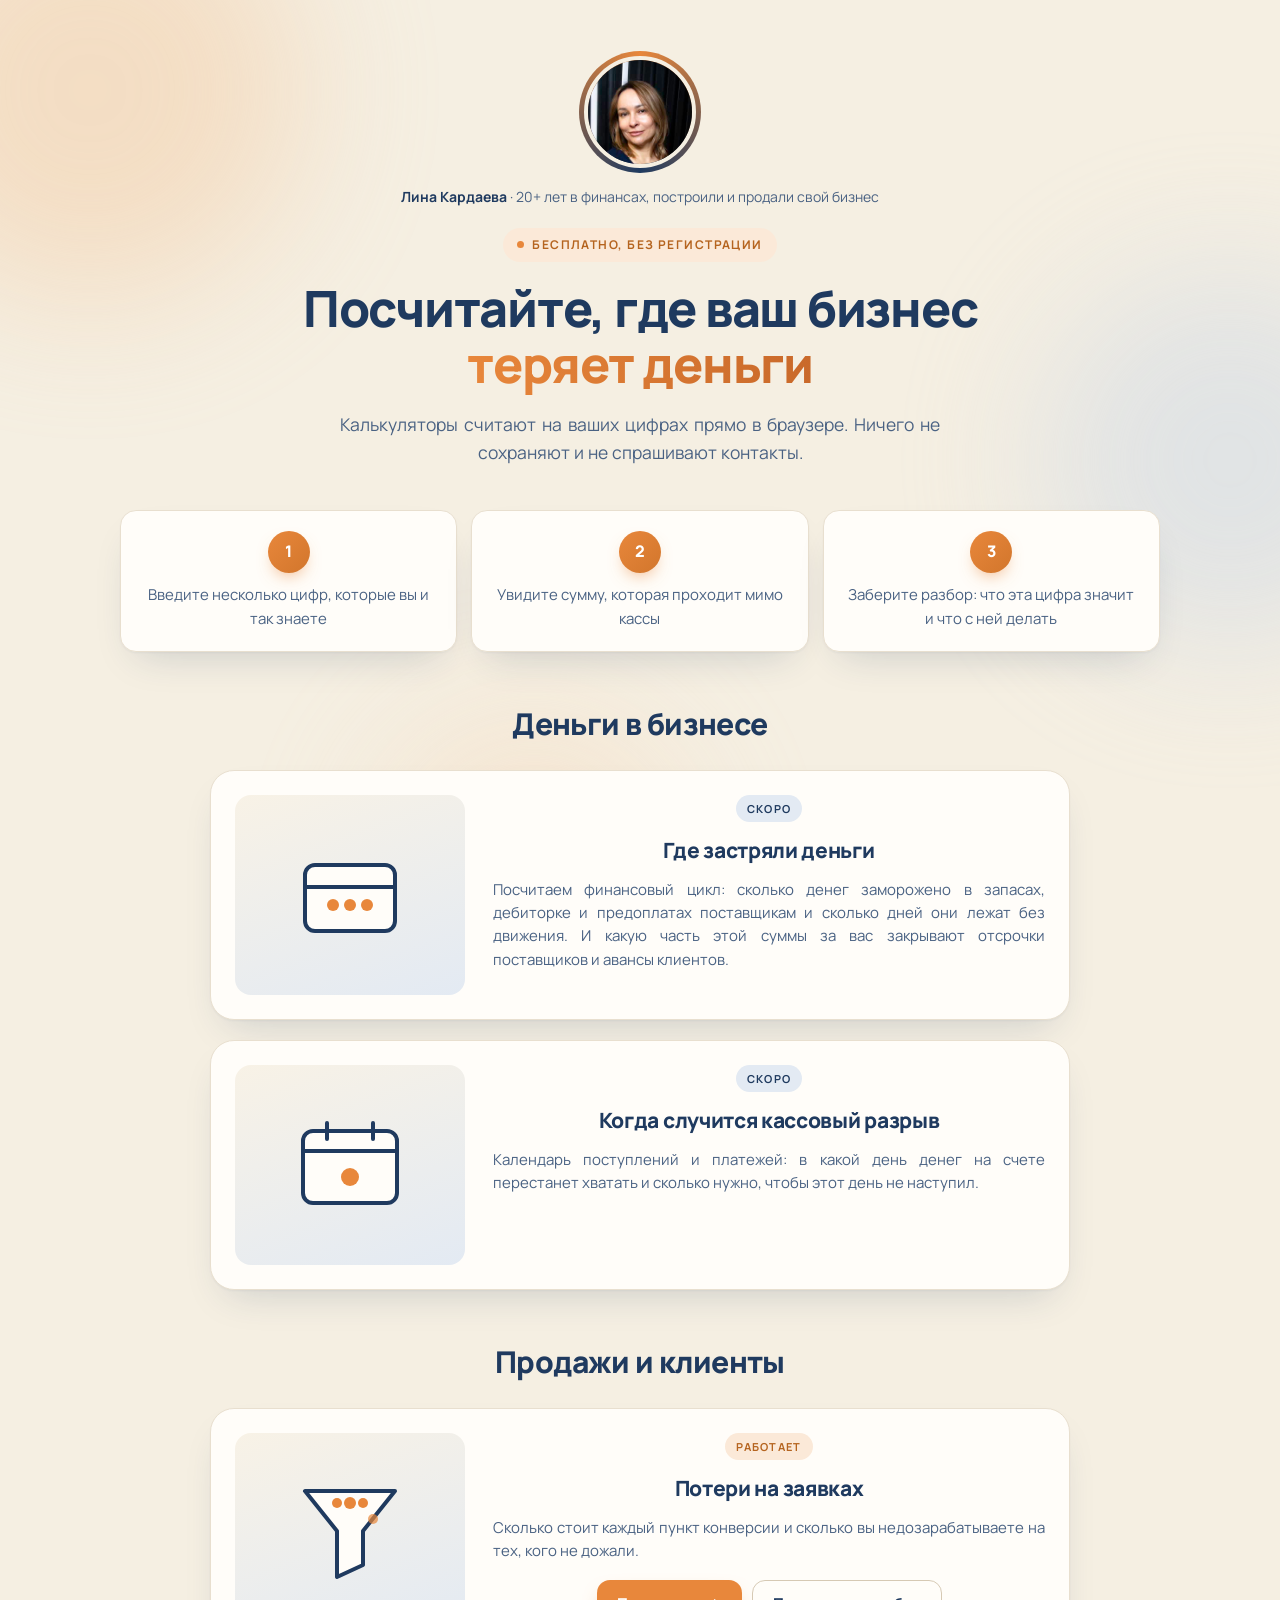
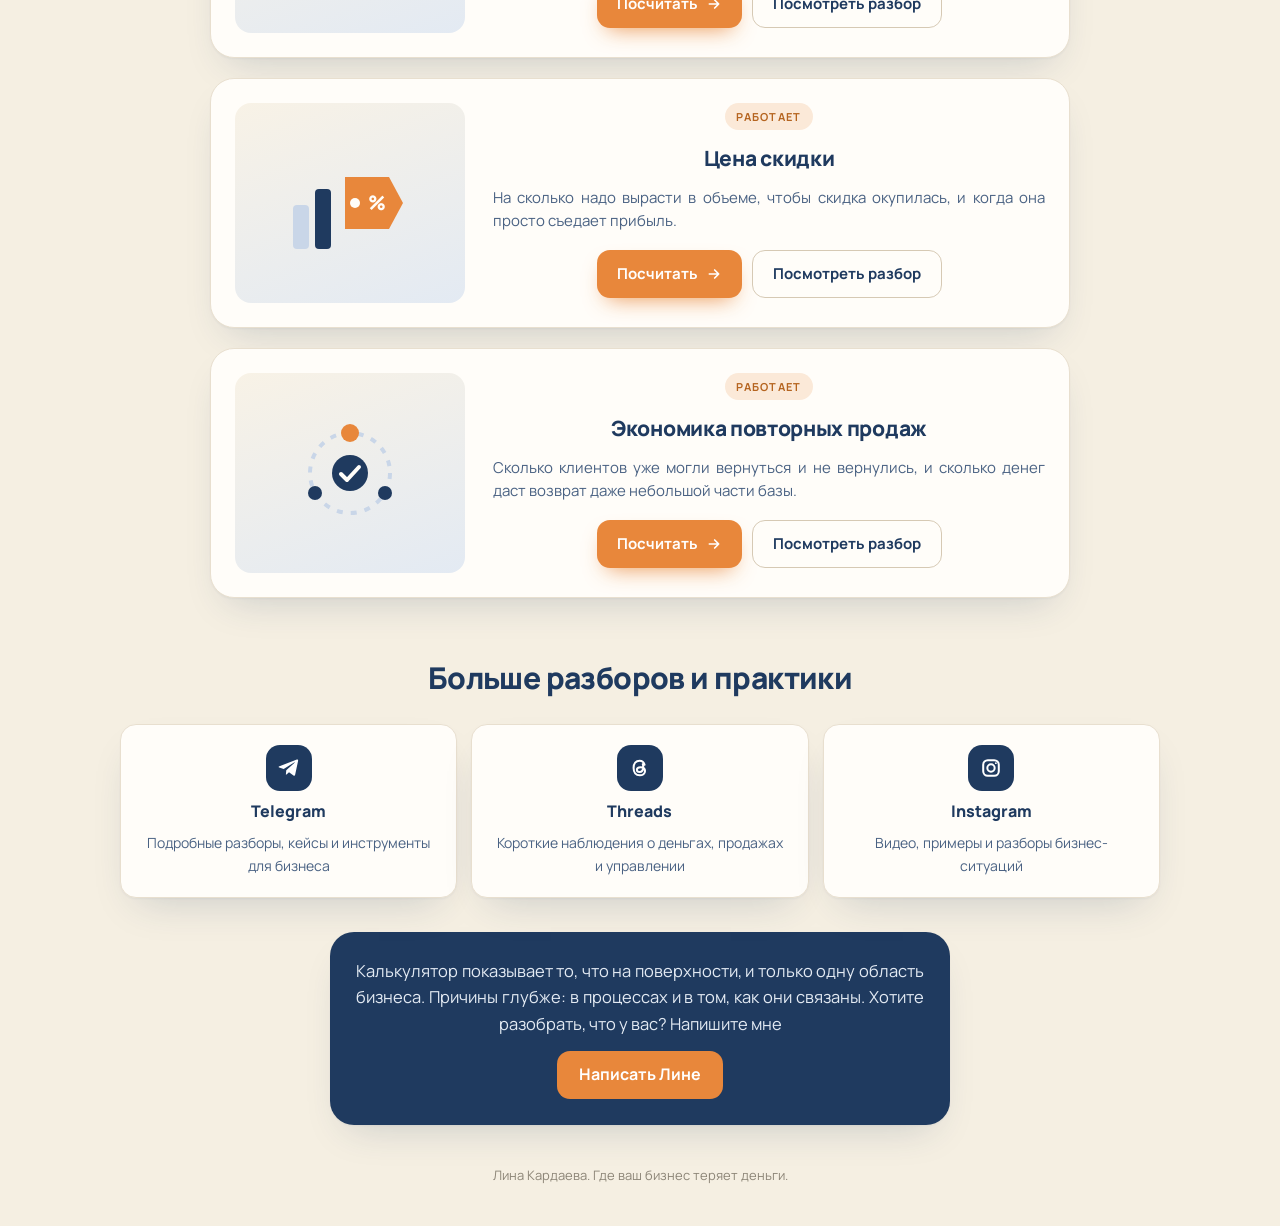
<file: index.html>
<!doctype html>
<html lang="ru">
<head>
<meta charset="utf-8">
<meta name="viewport" content="width=device-width, initial-scale=1">
<title>Калькуляторы для собственника. Лина Кардаева</title>
<meta name="description" content="Бесплатные калькуляторы: где бизнес теряет деньги и сколько может забрать. Считают в браузере, без регистрации.">
<link rel="preconnect" href="https://fonts.googleapis.com">
<link rel="preconnect" href="https://fonts.gstatic.com" crossorigin>
<link href="https://fonts.googleapis.com/css2?family=Manrope:wght@400;500;600;700;800&display=swap" rel="stylesheet">
<style>
  :root{
    --bg:#F5EFE2; --surface:#FFFDF9; --surface-2:#F8F2E6;
    --blue:#1F3A5F; --blue-soft:#4A6283; --blue-tint:#E3EAF3;
    --orange:#E8873B; --orange-dark:#D2762C; --orange-tint:#FBE9D8;
    --body:#3A4252; --mute:#8C8577; --line:#E8DFCF; --line-strong:#D6C9B4;
    --radius:24px; --radius-sm:16px;
    --shadow:0 1px 2px rgba(31,58,95,.05), 0 18px 40px -18px rgba(31,58,95,.22);
    --font:"Manrope",-apple-system,BlinkMacSystemFont,"Segoe UI",Roboto,sans-serif;
  }
  *{box-sizing:border-box}
  html{-webkit-text-size-adjust:100%; scroll-behavior:smooth}
  body{margin:0; background:var(--bg); color:var(--body); font:16px/1.6 var(--font);
    -webkit-font-smoothing:antialiased; overflow-x:hidden; min-height:100dvh}
  a{color:inherit}
  h1,h2,h3{text-align:center; color:var(--blue); margin:0}
  p,.d{text-align:justify; hyphens:auto; -webkit-hyphens:auto}

  /* мягкие подвижные пятна на фоне */
  .bg{position:fixed; inset:0; z-index:-1; overflow:hidden; pointer-events:none}
  .bg i{position:absolute; border-radius:50%; filter:blur(70px); opacity:.45; animation:float 22s ease-in-out infinite alternate}
  .bg i:nth-child(1){width:420px; height:420px; background:#F3C9A0; top:-120px; left:-120px}
  .bg i:nth-child(2){width:380px; height:380px; background:#C9D6E8; top:30%; right:-140px; animation-duration:26s}
  .bg i:nth-child(3){width:300px; height:300px; background:#F6D9BC; bottom:-120px; left:30%; animation-duration:30s}
  @keyframes float{to{transform:translate(60px,40px) scale(1.12)}}

  .page{max-width:1080px; margin:0 auto; padding:56px 20px 40px}

  /* шапка */
  .hero{max-width:720px; margin:0 auto 44px; display:flex; flex-direction:column; align-items:center}
  .ava{position:relative; width:112px; height:112px; margin-bottom:18px}
  .ava::before{content:""; position:absolute; inset:-5px; border-radius:50%;
    background:conic-gradient(var(--orange),var(--blue),var(--orange)); animation:spin 9s linear infinite}
  .ava img{position:relative; width:100%; height:100%; border-radius:50%; object-fit:cover; border:4px solid var(--bg); display:block}
  @keyframes spin{to{transform:rotate(1turn)}}
  .who{font-size:14px; color:var(--blue-soft); text-align:center; margin-bottom:20px}
  .who b{color:var(--blue); font-weight:700}
  .pill{display:inline-flex; align-items:center; gap:8px; background:var(--orange-tint); color:#B5641F;
    font-size:12px; font-weight:700; letter-spacing:.12em; text-transform:uppercase; padding:7px 14px; border-radius:999px; margin-bottom:18px}
  .pill::before{content:""; width:7px; height:7px; border-radius:50%; background:var(--orange); animation:pulse 2s ease-out infinite}
  @keyframes pulse{0%{box-shadow:0 0 0 0 rgba(232,135,59,.6)}100%{box-shadow:0 0 0 10px rgba(232,135,59,0)}}
  h1{font-size:clamp(30px,5.2vw,50px); line-height:1.12; letter-spacing:-.025em; font-weight:800; margin-bottom:18px}
  h1 span{background:linear-gradient(90deg,var(--orange),#C9692A); -webkit-background-clip:text; background-clip:text; color:transparent}
  .lead{font-size:17.5px; color:var(--blue-soft); max-width:600px; text-align-last:center; margin:0}

  /* шаги */
  .steps{display:grid; gap:14px; margin:0 0 48px; padding:0; list-style:none}
  .steps li{background:var(--surface); border:1px solid var(--line); border-radius:var(--radius-sm); padding:20px 22px;
    display:flex; flex-direction:column; align-items:center; gap:10px; box-shadow:var(--shadow)}
  .num{width:42px; height:42px; border-radius:50%; display:grid; place-items:center; font-weight:800; color:#fff;
    background:linear-gradient(135deg,var(--orange),var(--orange-dark)); box-shadow:0 8px 18px -8px rgba(232,135,59,.8)}
  .steps p{margin:0; font-size:15px; color:var(--blue-soft); text-align:center}

  /* карточки калькуляторов */
  .sec-title{font-size:clamp(22px,3vw,30px); font-weight:800; letter-spacing:-.02em; margin-bottom:22px}
  .grid{display:grid; gap:20px}
  .tile{position:relative; background:var(--surface); border:1px solid var(--line); border-radius:var(--radius);
    padding:26px 24px 24px; box-shadow:var(--shadow); display:flex; flex-direction:column; align-items:center;
    transition:transform .25s ease-out, box-shadow .25s ease-out}
  .tile:hover{transform:translateY(-6px); box-shadow:0 2px 4px rgba(31,58,95,.06), 0 28px 50px -20px rgba(31,58,95,.32)}
  .art{width:100%; height:150px; border-radius:var(--radius-sm); margin-bottom:18px; display:grid; place-items:center;
    background:linear-gradient(160deg,var(--surface-2),var(--blue-tint))}
  .art svg{width:150px; height:120px; overflow:visible}
  .tag{font-size:11px; font-weight:700; letter-spacing:.12em; text-transform:uppercase; padding:5px 11px; border-radius:999px;
    background:var(--orange-tint); color:#B5641F; margin-bottom:12px}
  .tile h3{font-size:21px; font-weight:800; letter-spacing:-.015em; margin-bottom:10px}
  .tile .d{font-size:15px; color:var(--blue-soft); line-height:1.55; margin:0 0 20px; flex:1; width:100%}
  .acts{display:flex; flex-wrap:wrap; justify-content:center; gap:10px; width:100%}
  .acts a{display:inline-flex; align-items:center; justify-content:center; gap:8px; min-height:46px; padding:11px 20px;
    border-radius:13px; font-size:15px; font-weight:700; text-decoration:none; transition:transform .2s ease-out, background-color .2s ease-out, border-color .2s ease-out}
  .acts a.go{background:var(--orange); color:#fff; box-shadow:0 10px 22px -10px rgba(232,135,59,.9)}
  .acts a.go:hover{background:var(--orange-dark); transform:translateY(-2px)}
  .acts a.go svg{transition:transform .2s ease-out}
  .acts a.go:hover svg{transform:translateX(3px)}
  .acts a.more{background:var(--surface); color:var(--blue); border:1.5px solid var(--line-strong)}
  .acts a.more:hover{border-color:var(--blue); transform:translateY(-2px)}
  a:focus-visible{outline:3px solid var(--orange); outline-offset:3px}

  /* анимации иллюстраций */
  .drop{animation:drop 2.6s ease-in infinite}
  .drop:nth-of-type(2){animation-delay:.85s}
  .drop:nth-of-type(3){animation-delay:1.7s}
  @keyframes drop{0%{transform:translateY(-18px); opacity:0}15%{opacity:1}70%{transform:translateY(58px); opacity:1}100%{transform:translateY(70px); opacity:0}}
  .leak{animation:leak 2.6s ease-in infinite 1.3s}
  @keyframes leak{0%,40%{transform:translate(0,0); opacity:0}50%{opacity:1}100%{transform:translate(34px,30px); opacity:0}}
  .tagsvg{transform-origin:75px 60px; animation:swing 3.2s ease-in-out infinite}
  @keyframes swing{0%,100%{transform:rotate(-6deg)}50%{transform:rotate(6deg)}}
  .bar{transform-origin:bottom; animation:grow 3.2s ease-in-out infinite}
  .bar:nth-of-type(2){animation-delay:.4s}
  @keyframes grow{0%,100%{transform:scaleY(.55)}50%{transform:scaleY(1)}}
  .orbit{transform-origin:75px 60px; animation:spin 7s linear infinite}

  /* соцсети */
  .more-sec{margin-top:56px}
  .soc{display:grid; gap:14px}
  .soc a{display:flex; flex-direction:column; align-items:center; gap:8px; text-decoration:none; background:var(--surface);
    border:1px solid var(--line); border-radius:var(--radius-sm); padding:20px; box-shadow:var(--shadow); transition:transform .2s ease-out}
  .soc a:hover{transform:translateY(-4px)}
  .ico{width:46px; height:46px; border-radius:14px; display:grid; place-items:center; background:var(--blue); color:#fff}
  .soc .n{font-weight:800; color:var(--blue); font-size:16px}
  .soc .d{font-size:14px; color:var(--blue-soft); margin:0; text-align:center}
  .offer{margin:34px auto 0; max-width:620px; background:var(--blue); color:#fff; border-radius:var(--radius); padding:26px 26px;
    display:flex; flex-direction:column; align-items:center; gap:14px; box-shadow:var(--shadow)}
  .offer h3{color:#fff; font-size:20px}
  .offer p{margin:0; color:#E3EAF3; font-size:16.5px; text-align-last:center}
  .sec-gap{margin-top:48px}
  .tile.soon .tag{background:var(--blue-tint); color:var(--blue)}
  .tile.soon .d{margin-bottom:0}
  .offer a{display:inline-flex; min-height:46px; align-items:center; padding:11px 22px; border-radius:13px; background:var(--orange);
    color:#fff; font-weight:700; text-decoration:none; transition:transform .2s ease-out}
  .offer a:hover{transform:translateY(-2px)}
  footer{text-align:center; margin-top:40px; font-size:13px; color:var(--mute)}

  /* появление при прокрутке */
  .reveal{opacity:0; transform:translateY(24px); transition:opacity .6s ease-out, transform .6s ease-out}
  .reveal.in{opacity:1; transform:none}

  @media (min-width:768px){
    .steps{grid-template-columns:repeat(3,1fr)}
    .soc{grid-template-columns:repeat(3,1fr)}
  }
  @media (min-width:768px){
    .grid{max-width:860px; margin:0 auto}
    .tile{display:grid; grid-template-columns:230px 1fr; grid-template-rows:auto auto auto 1fr auto; column-gap:28px; align-items:start; padding:24px}
    .art{grid-row:1/6; height:100%; min-height:200px; margin:0}
    .tile .tag{justify-self:center}
    .tile .d{margin-bottom:18px}
  }
  @media (max-width:560px){
    .page{padding:34px 16px 30px}
    .hero{margin-bottom:34px}
    .lead{font-size:16px}
    .tile{padding:22px 18px 20px}
  }
  @media (prefers-reduced-motion:reduce){
    *,*::before{animation:none !important; transition:none !important}
    .reveal{opacity:1; transform:none}
  }
</style>
</head>
<body>
<div class="bg" aria-hidden="true"><i></i><i></i><i></i></div>

<main class="page">

  <header class="hero">
    <div class="ava"><img src="img/lina.jpg" alt="Лина Кардаева" width="112" height="112"></div>
    <div class="who"><b>Лина Кардаева</b> · 20+ лет в финансах, построили и продали свой бизнес</div>
    <div class="pill">Бесплатно, без регистрации</div>
    <h1>Посчитайте, где ваш бизнес <span>теряет деньги</span></h1>
    <p class="lead">Калькуляторы считают на ваших цифрах прямо в браузере. Ничего не сохраняют и не спрашивают контакты.</p>
  </header>

  <ol class="steps">
    <li class="reveal"><span class="num">1</span><p>Введите несколько цифр, которые вы и так знаете</p></li>
    <li class="reveal"><span class="num">2</span><p>Увидите сумму, которая проходит мимо кассы</p></li>
    <li class="reveal"><span class="num">3</span><p>Заберите разбор: что эта цифра значит и что с ней делать</p></li>
  </ol>

  <h2 class="sec-title reveal">Деньги в бизнесе</h2>
  <div class="grid">

    <article class="tile reveal soon">
      <div class="art" aria-hidden="true">
        <svg viewBox="0 0 150 120">
          <rect x="30" y="30" width="90" height="66" rx="10" fill="#FFFDF9" stroke="#1F3A5F" stroke-width="4"/>
          <path d="M30 52h90" stroke="#1F3A5F" stroke-width="4"/>
          <circle cx="58" cy="70" r="6" fill="#E8873B"/>
          <circle cx="75" cy="70" r="6" fill="#E8873B"/>
          <circle cx="92" cy="70" r="6" fill="#E8873B"/>
        </svg>
      </div>
      <span class="tag">Скоро</span>
      <h3>Где застряли деньги</h3>
      <p class="d">Посчитаем финансовый цикл: сколько денег заморожено в запасах, дебиторке и предоплатах поставщикам и сколько дней они лежат без движения. И какую часть этой суммы за вас закрывают отсрочки поставщиков и авансы клиентов.</p>
    </article>

    <article class="tile reveal soon">
      <div class="art" aria-hidden="true">
        <svg viewBox="0 0 150 120">
          <rect x="28" y="26" width="94" height="72" rx="10" fill="#FFFDF9" stroke="#1F3A5F" stroke-width="4"/>
          <path d="M28 46h94M52 18v16M98 18v16" stroke="#1F3A5F" stroke-width="4" stroke-linecap="round"/>
          <circle cx="75" cy="72" r="9" fill="#E8873B"/>
        </svg>
      </div>
      <span class="tag">Скоро</span>
      <h3>Когда случится кассовый разрыв</h3>
      <p class="d">Календарь поступлений и платежей: в какой день денег на счете перестанет хватать и сколько нужно, чтобы этот день не наступил.</p>
    </article>

  </div>

  <h2 class="sec-title reveal sec-gap">Продажи и клиенты</h2>
  <div class="grid">

    <article class="tile reveal">
      <div class="art" aria-hidden="true">
        <svg viewBox="0 0 150 120">
          <path d="M30 18h90l-32 40v34l-26 12V58z" fill="#FFFDF9" stroke="#1F3A5F" stroke-width="4" stroke-linejoin="round"/>
          <circle class="drop" cx="75" cy="30" r="6" fill="#E8873B"/>
          <circle class="drop" cx="62" cy="30" r="5" fill="#E8873B"/>
          <circle class="drop" cx="88" cy="30" r="5" fill="#E8873B"/>
          <circle class="leak" cx="98" cy="46" r="5" fill="#E8873B" opacity=".7"/>
        </svg>
      </div>
      <span class="tag">Работает</span>
      <h3>Потери на заявках</h3>
      <p class="d">Сколько стоит каждый пункт конверсии и сколько вы недозарабатываете на тех, кого не дожали.</p>
      <div class="acts">
        <a class="go" id="tile-zayavki" href="zayavki/">Посчитать <svg width="16" height="16" viewBox="0 0 24 24" fill="none" stroke="currentColor" stroke-width="2.5" stroke-linecap="round" stroke-linejoin="round"><path d="M5 12h14M13 6l6 6-6 6"/></svg></a>
        <a class="more" href="https://t.me/linakardaeva/67">Посмотреть разбор</a>
      </div>
    </article>

    <article class="tile reveal">
      <div class="art" aria-hidden="true">
        <svg viewBox="0 0 150 120">
          <rect class="bar" x="18" y="62" width="16" height="44" rx="4" fill="#C9D6E8"/>
          <rect class="bar" x="40" y="46" width="16" height="60" rx="4" fill="#1F3A5F"/>
          <g class="tagsvg">
            <path d="M70 34h44l14 26-14 26H70z" fill="#E8873B"/>
            <circle cx="80" cy="60" r="5" fill="#FFFDF9"/>
            <text x="102" y="67" text-anchor="middle" font-family="Manrope,sans-serif" font-weight="800" font-size="20" fill="#FFFDF9">%</text>
          </g>
        </svg>
      </div>
      <span class="tag">Работает</span>
      <h3>Цена скидки</h3>
      <p class="d">На сколько надо вырасти в объеме, чтобы скидка окупилась, и когда она просто съедает прибыль.</p>
      <div class="acts">
        <a class="go" id="tile-skidka" href="skidka/">Посчитать <svg width="16" height="16" viewBox="0 0 24 24" fill="none" stroke="currentColor" stroke-width="2.5" stroke-linecap="round" stroke-linejoin="round"><path d="M5 12h14M13 6l6 6-6 6"/></svg></a>
        <a class="more" href="https://t.me/linakardaeva/69">Посмотреть разбор</a>
      </div>
    </article>

    <article class="tile reveal">
      <div class="art" aria-hidden="true">
        <svg viewBox="0 0 150 120">
          <circle cx="75" cy="60" r="40" fill="none" stroke="#C9D6E8" stroke-width="4" stroke-dasharray="6 8"/>
          <g class="orbit">
            <circle cx="75" cy="20" r="9" fill="#E8873B"/>
            <circle cx="40" cy="80" r="7" fill="#1F3A5F"/>
            <circle cx="110" cy="80" r="7" fill="#1F3A5F"/>
          </g>
          <circle cx="75" cy="60" r="18" fill="#1F3A5F"/>
          <path d="M66 61l6 6 12-13" fill="none" stroke="#FFFDF9" stroke-width="4" stroke-linecap="round" stroke-linejoin="round"/>
        </svg>
      </div>
      <span class="tag">Работает</span>
      <h3>Экономика повторных продаж</h3>
      <p class="d">Сколько клиентов уже могли вернуться и не вернулись, и сколько денег даст возврат даже небольшой части базы.</p>
      <div class="acts">
        <a class="go" id="tile-povtornye" href="povtornye-prodazhi/">Посчитать <svg width="16" height="16" viewBox="0 0 24 24" fill="none" stroke="currentColor" stroke-width="2.5" stroke-linecap="round" stroke-linejoin="round"><path d="M5 12h14M13 6l6 6-6 6"/></svg></a>
        <a class="more" href="https://t.me/linakardaeva/88">Посмотреть разбор</a>
      </div>
    </article>

  </div>

  <section class="more-sec">
    <h2 class="sec-title reveal">Больше разборов и практики</h2>
    <div class="soc">
      <a class="reveal" href="https://t.me/linakardaeva">
        <span class="ico"><svg width="22" height="22" viewBox="0 0 24 24" fill="currentColor"><path d="M21.9 4.3 18.7 19.4c-.2 1-.9 1.3-1.8.8l-4.9-3.6-2.4 2.3c-.3.3-.5.5-1 .5l.4-5 9.1-8.2c.4-.4-.1-.6-.6-.2L6.2 13 1.4 11.5c-1-.3-1-1 .2-1.5L20.6 2.7c.9-.3 1.6.2 1.3 1.6z"/></svg></span>
        <span class="n">Telegram</span><p class="d">Подробные разборы, кейсы и инструменты для бизнеса</p>
      </a>
      <a class="reveal" href="https://www.threads.com/@lina_kardaeva">
        <span class="ico"><svg width="22" height="22" viewBox="0 0 24 24" fill="none" stroke="currentColor" stroke-width="2.2" stroke-linecap="round"><path d="M17 8.5C16.2 5.6 14 4 11.6 4 7.5 4 5 7.4 5 12s2.5 8 6.6 8c3.3 0 5.9-2 5.9-4.8 0-2.6-2.2-4-5-4-2.4 0-3.9 1.2-3.9 2.8 0 1.4 1.2 2.4 2.9 2.4 2.6 0 4-2 4-5.6 0-1.2-.2-2.2-.5-3"/></svg></span>
        <span class="n">Threads</span><p class="d">Короткие наблюдения о деньгах, продажах и управлении</p>
      </a>
      <a class="reveal" href="https://www.instagram.com/lina_kardaeva/">
        <span class="ico"><svg width="22" height="22" viewBox="0 0 24 24" fill="none" stroke="currentColor" stroke-width="2.2"><rect x="3.5" y="3.5" width="17" height="17" rx="5"/><circle cx="12" cy="12" r="4"/><circle cx="17.3" cy="6.7" r="1" fill="currentColor" stroke="none"/></svg></span>
        <span class="n">Instagram</span><p class="d">Видео, примеры и разборы бизнес-ситуаций</p>
      </a>
    </div>

    <div class="offer reveal">
      <p>Калькулятор показывает то, что на поверхности, и только одну область бизнеса. Причины глубже: в процессах и в том, как они связаны. Хотите разобрать, что у вас? Напишите мне</p>
      <a href="https://t.me/Lina_kardaeva">Написать Лине</a>
    </div>
  </section>

  <footer>Лина Кардаева. Где ваш бизнес теряет деньги.</footer>
</main>

<script>
(function(){
  // Пробрасываем источник в выбранный калькулятор, чтобы он знал, куда возвращать.
  var qs=new URLSearchParams(location.search);
  var ALLOWED=['threads.com','www.threads.com','threads.net','www.threads.net','instagram.com','www.instagram.com'];

  function safeReturn(raw){
    if(!raw) return null;
    try{
      var u=new URL(raw);
      if(u.protocol!=='https:') return null;
      if(ALLOWED.indexOf(u.hostname)===-1) return null;
      return u.href;
    }catch(e){ return null; }
  }

  var pass=new URLSearchParams();
  var ret=safeReturn(qs.get('return'));
  if(ret){ pass.set('return', ret); }
  var src=(qs.get('src')||'').toLowerCase();
  if(src==='threads' || src==='instagram'){ pass.set('src', src); }
  var p=qs.get('p');
  if(p && /^[A-Za-z0-9_-]{5,30}$/.test(p)){ pass.set('p', p); }

  var suffix=pass.toString();
  if(suffix){
    ['tile-zayavki','tile-skidka','tile-povtornye'].forEach(function(id){
      var a=document.getElementById(id);
      if(a){ a.href=a.getAttribute('href')+'?'+suffix; }
    });
  }

  // Плавное появление блоков при прокрутке.
  var items=document.querySelectorAll('.reveal');
  if(!('IntersectionObserver' in window)){ items.forEach(function(el){ el.classList.add('in'); }); return; }
  var io=new IntersectionObserver(function(entries){
    entries.forEach(function(e){
      if(e.isIntersecting){ e.target.classList.add('in'); io.unobserve(e.target); }
    });
  },{threshold:.12});
  items.forEach(function(el,i){ el.style.transitionDelay=(i%3)*90+'ms'; io.observe(el); });
})();
</script>
</body>
</html>
</file>
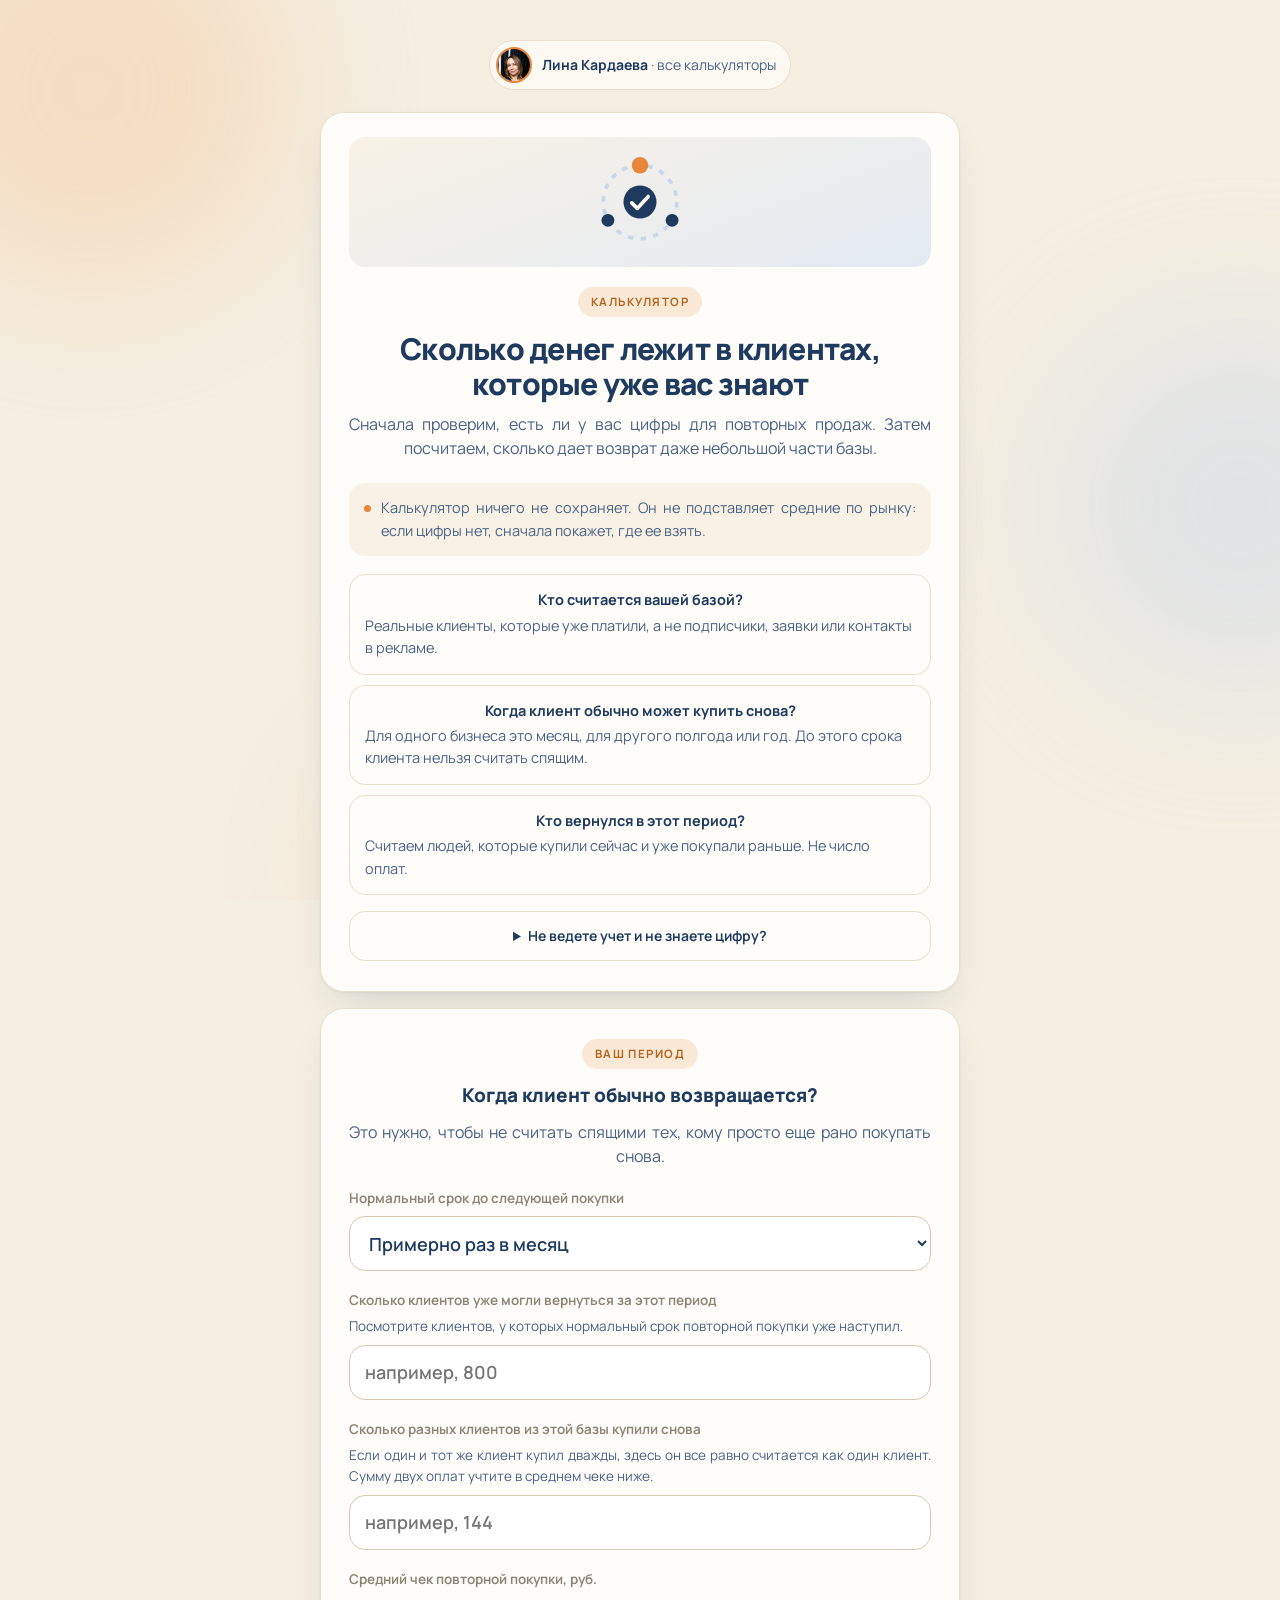
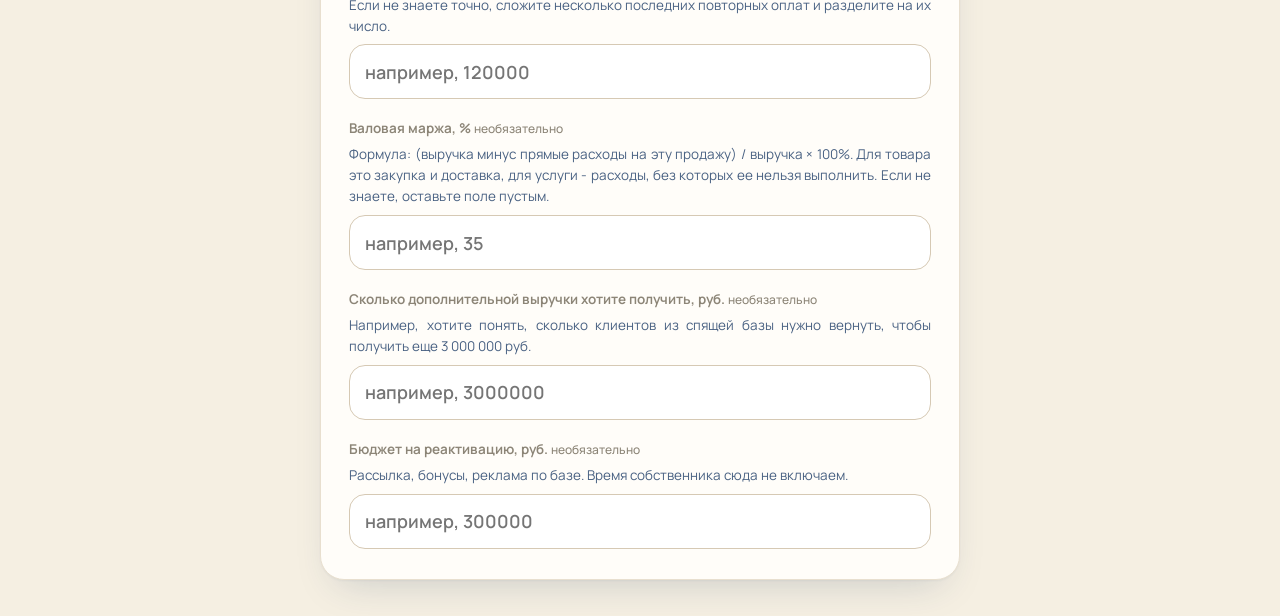
<file: povtornye-prodazhi/index.html>
<!doctype html>
<html lang="ru"><head><meta charset="utf-8"><meta name="viewport" content="width=device-width, initial-scale=1"><title>Экономика повторных продаж</title><meta name="description" content="Проверьте, сколько денег лежит в клиентах, которые уже вас знают."><style>
:root{--bg:#F0E9DB;--surface:#FFFDF9;--surface2:#F7F2E7;--blue:#1F3A5F;--soft:#425B7C;--orange:#E8873B;--text:#3A4252;--mute:#8C8577;--line:#E4DACA;--strong:#D6C9B4;--radius:20px;--small:14px}*{box-sizing:border-box}body{margin:0;padding:32px 16px;background:var(--bg);color:var(--text);font:16px/1.55 -apple-system,BlinkMacSystemFont,"Segoe UI",Roboto,sans-serif}.page{max-width:620px;margin:auto}.card,.result{background:var(--surface);border:1px solid var(--line);border-radius:var(--radius);padding:30px 28px;box-shadow:0 12px 32px -12px rgba(31,58,95,.1)}.card+*,.result+*{margin-top:16px}.eyebrow{color:var(--orange);font-size:11px;letter-spacing:.13em;font-weight:700;text-transform:uppercase}h1{margin:10px 0;font-size:30px;line-height:1.18;color:var(--blue);letter-spacing:-.02em}h2{margin:0 0 12px;color:var(--blue);font-size:19px;line-height:1.3}.sub{margin:0;color:var(--soft)}.note{display:flex;gap:10px;margin-top:22px;padding:14px 15px;background:var(--surface2);border-radius:var(--small);color:var(--soft);font-size:14.5px}.dot{width:7px;height:7px;margin-top:8px;flex:none;border-radius:50%;background:var(--orange)}.questions{display:grid;gap:10px;margin-top:18px}.question{padding:14px 15px;border:1px solid var(--line);border-radius:var(--small);font-size:14.5px}.question b{display:block;color:var(--blue);margin-bottom:3px}.question span{color:var(--soft)}details{margin-top:16px;border:1px solid var(--line);border-radius:var(--small);padding:13px 15px;color:var(--soft);font-size:14px}summary{cursor:pointer;color:var(--blue);font-weight:650}details p{margin:10px 0 0}.field{margin-top:19px}label{display:block;margin-bottom:7px;color:var(--mute);font-weight:650;font-size:13.5px}.tip{display:block;margin:-2px 0 8px;color:var(--soft);font-size:13.5px}input,select{width:100%;height:55px;border:1.5px solid var(--strong);border-radius:var(--small);padding:0 15px;color:var(--blue);background:#fff;font-weight:600;font-size:18px;line-height:1.2;outline:none}input:focus,select:focus{border-color:var(--orange);box-shadow:0 0 0 4px rgba(232,135,59,.14)}.optional{font-size:12px;font-weight:500}.result{display:none}.head{padding:23px 24px;border-radius:var(--small);background:var(--blue);color:#fff}.head .label{color:#B9C7D9;font-size:14px}.big{font-size:39px;line-height:1.1;font-weight:700;letter-spacing:-.025em;margin-top:5px}.muted{color:#B9C7D9;margin-top:9px;font-size:14px}.grid{display:grid;gap:10px;margin-top:12px}.row{padding:17px 18px;border:1px solid var(--line);border-radius:var(--small)}.row .label{font-size:12px;font-weight:700;color:var(--mute);letter-spacing:.06em;text-transform:uppercase}.row .explain{color:var(--soft);font-size:14px;margin-top:4px}.value{color:var(--orange);font-size:27px;font-weight:700;line-height:1.15;margin-top:6px}.profit{font-size:15px;color:var(--blue);font-weight:650;margin-top:6px}.warn{margin-top:12px;padding:15px 17px;border:1px solid #F1CFAE;border-radius:var(--small);background:#FBEADC;color:#8A5A2B}.fine{color:var(--mute);font-size:13.5px;margin:15px 2px 0}.btn{display:block;width:100%;border:1.5px solid var(--strong);border-radius:var(--small);padding:16px 18px;background:var(--surface);color:var(--blue);font:600 15.5px/1.3 inherit;cursor:pointer;text-align:center;text-decoration:none;margin-top:12px}.btn:hover{border-color:var(--blue);transform:translateY(-1px)}.btn:focus-visible{outline:2px solid var(--orange);outline-offset:3px}@media(max-width:560px){body{padding:22px 16px}.card,.result{padding:25px 20px}h1{font-size:25px}.big{font-size:35px}}</style><link rel="preconnect" href="https://fonts.googleapis.com"><link rel="preconnect" href="https://fonts.gstatic.com" crossorigin><link href="https://fonts.googleapis.com/css2?family=Manrope:wght@400;500;600;700;800&display=swap" rel="stylesheet"><link rel="stylesheet" href="../assets/theme.css">
</head><body>
<div class="bg" aria-hidden="true"><i></i><i></i><i></i></div>
<a class="brand" href="../"><img src="../img/lina.jpg" alt="" width="36" height="36"><span><b>Лина Кардаева</b> · все калькуляторы</span></a>
<main class="page">
<section class="card"><div class="art" aria-hidden="true">
        <svg viewBox="0 0 150 120">
          <circle cx="75" cy="60" r="40" fill="none" stroke="#C9D6E8" stroke-width="4" stroke-dasharray="6 8"/>
          <g class="orbit">
            <circle cx="75" cy="20" r="9" fill="#E8873B"/>
            <circle cx="40" cy="80" r="7" fill="#1F3A5F"/>
            <circle cx="110" cy="80" r="7" fill="#1F3A5F"/>
          </g>
          <circle cx="75" cy="60" r="18" fill="#1F3A5F"/>
          <path d="M66 61l6 6 12-13" fill="none" stroke="#FFFDF9" stroke-width="4" stroke-linecap="round" stroke-linejoin="round"/>
        </svg>
      </div><div class="eyebrow">Калькулятор</div><h1>Сколько денег лежит в клиентах, которые уже вас знают</h1><p class="sub">Сначала проверим, есть ли у вас цифры для повторных продаж. Затем посчитаем, сколько дает возврат даже небольшой части базы.</p><div class="note"><i class="dot"></i><span>Калькулятор ничего не сохраняет. Он не подставляет средние по рынку: если цифры нет, сначала покажет, где ее взять.</span></div><div class="questions"><div class="question"><b>Кто считается вашей базой?</b><span>Реальные клиенты, которые уже платили, а не подписчики, заявки или контакты в рекламе.</span></div><div class="question"><b>Когда клиент обычно может купить снова?</b><span>Для одного бизнеса это месяц, для другого полгода или год. До этого срока клиента нельзя считать спящим.</span></div><div class="question"><b>Кто вернулся в этот период?</b><span>Считаем людей, которые купили сейчас и уже покупали раньше. Не число оплат.</span></div></div><details><summary>Не ведете учет и не знаете цифру?</summary><p>Не нужно угадывать. Откройте CRM, таблицу или последние оплаты. Для начала отметьте хотя бы 10 последних клиентов: новый он или уже покупал раньше. Это уже даст первую картину.</p></details></section>
<section class="card"><div class="eyebrow">Ваш период</div><h2>Когда клиент обычно возвращается?</h2><p class="sub">Это нужно, чтобы не считать спящими тех, кому просто еще рано покупать снова.</p><div class="field"><label for="period">Нормальный срок до следующей покупки</label><select id="period"><option value="месяц">Примерно раз в месяц</option><option value="квартал">Примерно раз в квартал</option><option value="полгода">Примерно раз в полгода</option><option value="год">Примерно раз в год</option><option value="custom">Свой период</option></select></div><div id="customPeriodField" class="field" style="display:none"><label for="customPeriod">Ваш срок в месяцах</label><span class="tip">Например, 2, 4, 8 или 18 месяцев.</span><input id="customPeriod" type="number" min="1" inputmode="numeric" placeholder="например, 4"></div><div class="field"><label for="eligible">Сколько клиентов уже могли вернуться за этот период</label><span class="tip">Посмотрите клиентов, у которых нормальный срок повторной покупки уже наступил.</span><input id="eligible" type="number" min="1" inputmode="numeric" placeholder="например, 800"></div><div class="field"><label for="returned">Сколько разных клиентов из этой базы купили снова</label><span class="tip">Если один и тот же клиент купил дважды, здесь он все равно считается как один клиент. Сумму двух оплат учтите в среднем чеке ниже.</span><input id="returned" type="number" min="0" inputmode="numeric" placeholder="например, 144"></div><div class="field"><label for="check">Средний чек повторной покупки, руб.</label><span class="tip">Если не знаете точно, сложите несколько последних повторных оплат и разделите на их число.</span><input id="check" type="number" min="1" inputmode="decimal" placeholder="например, 120000"></div><div class="field"><label for="margin">Валовая маржа, % <span class="optional">необязательно</span></label><span class="tip">Формула: (выручка минус прямые расходы на эту продажу) / выручка × 100%. Для товара это закупка и доставка, для услуги - расходы, без которых ее нельзя выполнить. Если не знаете, оставьте поле пустым.</span><input id="margin" type="number" min="0" max="100" inputmode="decimal" placeholder="например, 35"></div><div class="field"><label for="goal">Сколько дополнительной выручки хотите получить, руб. <span class="optional">необязательно</span></label><span class="tip">Например, хотите понять, сколько клиентов из спящей базы нужно вернуть, чтобы получить еще 3 000 000 руб.</span><input id="goal" type="number" min="1" inputmode="decimal" placeholder="например, 3000000"></div><div class="field"><label for="budget">Бюджет на реактивацию, руб. <span class="optional">необязательно</span></label><span class="tip">Рассылка, бонусы, реклама по базе. Время собственника сюда не включаем.</span><input id="budget" type="number" min="0" inputmode="decimal" placeholder="например, 300000"></div></section>
<section id="result" class="result"><div class="head"><div class="label">Сейчас возвращается</div><div id="rate" class="big"></div><div id="headNote" class="muted"></div></div><div id="grid" class="grid"><div class="row"><div class="label">Спящая база сейчас</div><div id="sleepExplain" class="explain"></div><div id="sleep" class="value"></div></div><div class="row"><div class="label">Что база уже принесла за этот период</div><div id="revenueExplain" class="explain"></div><div id="revenue" class="value"></div></div><div class="row"><div class="label">Если вернется еще один клиент</div><div id="pointExplain" class="explain"></div><div id="point" class="value"></div><div id="pointProfit" class="profit"></div></div><div id="scenarios"></div><div id="goalRow" class="row" style="display:none"><div class="label">Ваша цель по дополнительной выручке</div><div id="goalExplain" class="explain"></div><div id="goalValue" class="value"></div><div id="goalProfit" class="profit"></div></div></div><div id="budgetBox" class="warn" style="display:none"></div><p class="fine">Расчет оценочный. Он показывает, какую выручку и валовую прибыль может дать возврат клиентов. Налоги, постоянные расходы и время собственника он не учитывает.</p><div class="act"><a id="analysis" class="btn" href="https://t.me/linakardaeva/88">Разобраться, как возвращать старых клиентов</a><button id="copy" class="btn">Скопировать результат</button><a id="back" class="btn" href="#" style="display:none"></a><a class="btn" href="https://t.me/Lina_kardaeva">Хочу разобрать свою ситуацию - написать Лине</a></div></section></main>
<script>(function(){var E=document.getElementById('eligible'),R=document.getElementById('returned'),C=document.getElementById('check'),M=document.getElementById('margin'),G=document.getElementById('goal'),B=document.getElementById('budget'),P=document.getElementById('period'),CP=document.getElementById('customPeriod'),CPF=document.getElementById('customPeriodField'),box=document.getElementById('result'),grid=document.getElementById('grid'),copyText='';function n(x){return Math.round(x).toString().replace(/\B(?=(\d{3})+(?!\d))/g,' ')}function rub(x){return n(x)+' руб'}function p(x){return x.toFixed(1).replace('.',',').replace(',0','')}function word(x){var a=x%100;if(a>10&&a<20)return'клиентов';a=x%10;return a===1?'клиент':a>1&&a<5?'клиента':'клиентов'}function fromW(x){var a=x%100,b=x%10;return b===1&&a!==11?'клиента':'клиентов'}function accW(x){var a=x%100,b=x%10;return b===1&&a!==11?'клиента':'клиентов'}function one(x){var a=x%100,b=x%10;return b===1&&a!==11}function period(){if(P.value!=='custom')return P.value;var x=+CP.value;return x>0?x+' мес':'ваш период'}function profit(x,m){return m===null?'':'Это около '+rub(x*m/100)+' валовой прибыли.'}function scenario(percent,sleep,check,m){var clients=Math.min(sleep,Math.ceil(sleep*percent/100)),revenue=clients*check;return '<div class="row"><div class="label">Если вернуть '+percent+'% спящей базы</div><div class="explain">В вашей ситуации это '+n(clients)+' '+word(clients)+'. Они дадут еще '+rub(revenue)+' выручки.</div><div class="value">'+rub(revenue)+'</div><div class="profit">'+profit(revenue,m)+'</div></div>'}function calc(){var e=+E.value,r=+R.value,c=+C.value,m=M.value===''?null:+M.value,goal=G.value===''?null:+G.value,budget=B.value===''?null:+B.value,badM=m!==null&&(m<0||m>100);if(badM)m=null;if(!(e>0)||r<0||!(c>0)){box.style.display='none';return}box.style.display='block';if(r>e){document.getElementById('rate').textContent='Проверьте цифры';document.getElementById('headNote').textContent='Вернувшихся клиентов не может быть больше тех, кому уже пора было вернуться.';grid.style.display='none';document.getElementById('budgetBox').style.display='none';return}grid.style.display='grid';var rate=r/e*100,sleep=e-r,repeat=r*c;document.getElementById('rate').textContent=p(rate)+'%';document.getElementById('headNote').textContent=n(r)+' из '+n(e)+' '+fromW(e)+(one(r)?' вернулся':' вернулись')+' за '+period()+'.';document.getElementById('sleepExplain').textContent='Им уже могло быть пора купить снова, но за этот период они не вернулись.';document.getElementById('sleep').textContent=n(sleep)+' '+word(sleep);document.getElementById('revenueExplain').textContent='За '+period()+' '+n(r)+' '+word(r)+(one(r)?' купил повторно и принес':' купили повторно и принесли')+' эту выручку. Это деньги от старой базы, без новых лидов.';document.getElementById('revenue').textContent=rub(repeat);document.getElementById('pointExplain').textContent='Если один человек из этой спящей базы вернется и купит на средний чек, это еще '+rub(c)+' выручки.';document.getElementById('point').textContent=rub(c);document.getElementById('pointProfit').textContent=profit(c,m);document.getElementById('scenarios').innerHTML=sleep>0?scenario(5,sleep,c,m)+scenario(10,sleep,c,m)+scenario(15,sleep,c,m):'<div class="row"><div class="label">Спящей базы нет</div><div class="explain">Все, кому было пора купить снова, за этот период вернулись. Проверьте, правильно ли выбран срок, или посмотрите клиентов за более длинный период.</div></div>';var gr=document.getElementById('goalRow');if(goal!==null&&goal>0&&sleep>0){var need=Math.ceil(goal/c),enough=need<=sleep,max=sleep*c;gr.style.display='block';document.getElementById('goalValue').textContent=rub(goal);document.getElementById('goalExplain').textContent=enough?'Чтобы получить еще '+rub(goal)+' выручки, достаточно вернуть '+n(need)+' '+accW(need)+' из '+n(sleep)+' '+fromW(sleep)+' спящей базы.':'Чтобы получить еще '+rub(goal)+', нужно вернуть '+n(need)+' '+accW(need)+'. В спящей базе сейчас '+n(sleep)+', поэтому одной реактивации не хватит: максимум она может дать '+rub(max)+' выручки.';document.getElementById('goalProfit').textContent=enough?profit(goal,m):''}else gr.style.display='none';var bb=document.getElementById('budgetBox');if(budget!==null&&budget>=0&&sleep>0){bb.style.display='block';if(badM)bb.textContent='Проверьте маржу: она должна быть от 0 до 100%.';else if(m===null)bb.textContent='Укажите валовую маржу, чтобы посчитать, окупится ли бюджет.';else if(budget===0)bb.textContent=m>0?'Без бюджета каждый вернувшийся клиент сразу дает прибыль: около '+rub(c*m/100)+' валовой прибыли с одного.':'При нулевой марже повторная покупка не дает валовой прибыли.';else if(m===0)bb.textContent='При нулевой марже бюджет '+rub(budget)+' не окупится: повторные покупки не дают валовой прибыли.';else{var nb=Math.max(1,Math.ceil(budget/(c*m/100)));bb.textContent=nb<=sleep?'Чтобы бюджет '+rub(budget)+' окупился, достаточно вернуть '+n(nb)+' '+accW(nb)+' при этой марже.':'Чтобы бюджет '+rub(budget)+' окупился, нужно вернуть '+n(nb)+' '+accW(nb)+', а в спящей базе сейчас '+n(sleep)+'. Одной реактивацией такой бюджет не окупится.'}}else bb.style.display='none';copyText='Сейчас у меня возвращается '+p(rate)+'% клиентов. Спящая база: '+n(sleep)+' '+word(sleep)+'. Если вернуть 5% спящей базы, это даст около '+rub(Math.min(sleep,Math.ceil(sleep*.05))*c)+' дополнительной выручки за '+period()+'.'}[E,R,C,M,G,B,CP].forEach(function(x){x.addEventListener('input',calc);x.addEventListener('change',calc)});P.addEventListener('change',function(){CPF.style.display=P.value==='custom'?'block':'none';calc()});document.getElementById('copy').addEventListener('click',function(){var b=this;function done(){b.textContent='Скопировано';setTimeout(function(){b.textContent='Скопировать результат'},1800)}function fallback(){var t=document.createElement('textarea');t.value=copyText;document.body.appendChild(t);t.select();try{document.execCommand('copy')}catch(e){}t.remove();done()}if(navigator.clipboard)navigator.clipboard.writeText(copyText).then(done,fallback);else fallback()});var qs=new URLSearchParams(location.search),back=document.getElementById('back'),AL=['threads.com','www.threads.com','threads.net','www.threads.net','instagram.com','www.instagram.com'];function show(h,t){back.href=h;back.textContent=t;back.style.display='block'}(function(){var raw=qs.get('return');if(raw){try{var u=new URL(raw);if(u.protocol==='https:'&&AL.indexOf(u.hostname)!==-1){show(u.href,u.hostname.indexOf('instagram')!==-1?'Вернуться в Instagram':'Вернуться в Threads');return}}catch(x){}}var pp=qs.get('p');if(pp&&/^[A-Za-z0-9_-]{5,30}$/.test(pp)){show('https://www.threads.com/@lina_kardaeva/post/'+pp,'Вернуться в Threads');return}var src=(qs.get('src')||qs.get('from')||'').toLowerCase();if(src==='threads'){show('https://www.threads.com/@lina_kardaeva','Вернуться в Threads');return}if(src==='instagram'){show('https://www.instagram.com/lina_kardaeva/','Вернуться в Instagram')}})();})();</script></body></html>
</file>
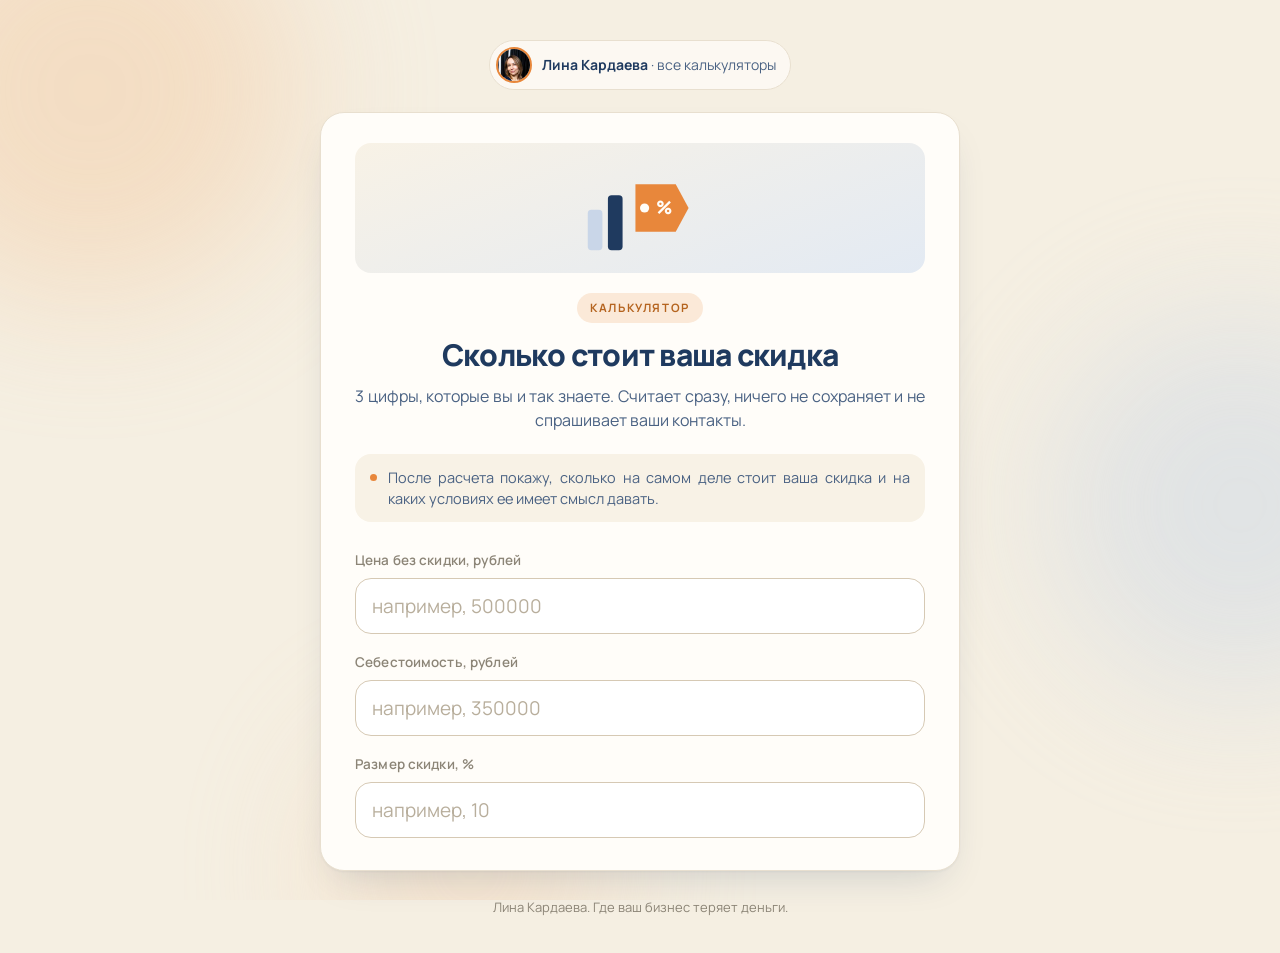
<file: skidka/index.html>
<!doctype html>
<html lang="ru">
<head>
<meta charset="utf-8">
<meta name="viewport" content="width=device-width, initial-scale=1">
<title>Сколько стоит ваша скидка</title>
<meta name="description" content="Скидка режет прибыль сильнее, чем кажется. Калькулятор показывает, на сколько надо вырасти в объеме, чтобы ее отработать.">
<style>
  :root{
    --bg:#F0E9DB; --surface:#FFFDF9; --surface-2:#F7F2E7;
    --blue:#1F3A5F; --blue-soft:#425B7C;
    --orange:#E8873B; --orange-dark:#D2762C;
    --body:#3A4252; --mute:#8C8577;
    --line:#E4DACA; --line-strong:#D6C9B4;
    --radius:20px; --radius-sm:14px;
  }
  *{box-sizing:border-box}
  html{-webkit-text-size-adjust:100%}
  body{
    margin:0; background:var(--bg); color:var(--body);
    font:16px/1.55 -apple-system,BlinkMacSystemFont,"Segoe UI",Roboto,"Helvetica Neue",sans-serif;
    -webkit-font-smoothing:antialiased;
    display:flex; flex-direction:column; justify-content:center;
    min-height:100vh; min-height:100dvh; padding:40px 20px;
  }
  .page{width:100%; max-width:620px; margin:0 auto}
  .card{
    background:var(--surface); border:1px solid var(--line); border-radius:var(--radius);
    padding:36px 34px 32px;
    box-shadow:0 1px 2px rgba(31,58,95,.04), 0 12px 32px -12px rgba(31,58,95,.10);
  }
  .eyebrow{
    display:inline-block; color:var(--orange); font-weight:700; font-size:11.5px;
    letter-spacing:.14em; text-transform:uppercase; margin-bottom:14px;
  }
  h1{color:var(--blue); font-size:30px; line-height:1.18; letter-spacing:-.015em; margin:0 0 12px; font-weight:700}
  .sub{color:var(--blue-soft); margin:0 0 22px; font-size:16px; line-height:1.5}
  .promise{
    display:flex; gap:11px; align-items:flex-start;
    background:var(--surface-2); border-radius:var(--radius-sm);
    padding:13px 15px; margin-bottom:28px;
    font-size:14.5px; line-height:1.45; color:var(--blue-soft);
  }
  .promise i{flex:none; width:7px; height:7px; border-radius:50%; background:var(--orange); margin-top:7px}
  .field{margin-bottom:18px}
  .field:last-child{margin-bottom:0}
  label{display:block; font-size:13.5px; font-weight:600; color:var(--mute); margin-bottom:7px; letter-spacing:.01em}
  input{
    width:100%; height:56px; padding:0 16px;
    font:600 19px/1 -apple-system,BlinkMacSystemFont,"Segoe UI",Roboto,sans-serif;
    color:var(--blue); background:#fff;
    border:1.5px solid var(--line-strong); border-radius:var(--radius-sm);
    outline:none; transition:border-color .15s ease, box-shadow .15s ease;
    -moz-appearance:textfield;
  }
  input::-webkit-outer-spin-button,
  input::-webkit-inner-spin-button{-webkit-appearance:none; margin:0}
  input::placeholder{color:#B8AE9C; font-weight:400}
  input:hover{border-color:#C6B79E}
  input:focus{border-color:var(--orange); box-shadow:0 0 0 4px rgba(232,135,59,.14)}
  .out{margin-top:18px}
  .result-head{background:var(--blue); border-radius:var(--radius); padding:26px 28px; color:#fff; margin-bottom:14px}
  .conv{font-size:14px; color:#B9C7D9; letter-spacing:.01em}
  .conv b{display:block; color:#fff; font-size:44px; line-height:1.1; font-weight:700; letter-spacing:-.02em; margin-top:6px}
  .lost{color:#9FB2C7; font-size:14.5px; margin-top:12px; line-height:1.45}
  .row{
    background:var(--surface); border:1px solid var(--line); border-radius:var(--radius-sm);
    padding:18px 20px; margin-bottom:10px; display:flex; flex-direction:column; gap:3px;
  }
  .row .t{font-size:13px; font-weight:600; color:var(--mute); letter-spacing:.02em; text-transform:uppercase}
  .row .m{font-size:14.5px; color:var(--blue-soft)}
  .row .y{font-size:27px; font-weight:700; color:var(--orange); line-height:1.15; letter-spacing:-.015em; margin-top:5px}
  .warn{background:#FBEADC; border:1px solid #F1CFAE; padding:16px 18px; border-radius:var(--radius-sm); color:#8A5A2B; font-size:15px; line-height:1.5}
  .fine{font-size:13.5px; color:var(--mute); line-height:1.5; margin:16px 2px 0}
  .act{margin-top:26px}
  .act h2{font-size:12px; font-weight:700; color:var(--mute); letter-spacing:.14em; text-transform:uppercase; margin:0 0 14px; padding-left:2px}
  a.btn,button.btn{
    display:block; width:100%; text-align:center; text-decoration:none; cursor:pointer;
    padding:17px 20px; border-radius:var(--radius-sm); font-size:16px; font-weight:600;
    font-family:inherit; margin-bottom:10px; line-height:1.35;
    border:1.5px solid var(--line-strong); background:var(--surface); color:var(--blue);
    transition:border-color .15s ease, background .15s ease, transform .12s ease;
  }
  a.btn:hover,button.btn:hover{border-color:var(--blue); transform:translateY(-1px)}
  a.btn.pri,button.btn.pri{background:var(--orange); border-color:var(--orange); color:#fff; box-shadow:0 6px 18px -6px rgba(232,135,59,.55)}
  a.btn.pri:hover{background:var(--orange-dark); border-color:var(--orange-dark)}
  .hint{font-size:14px; color:var(--mute); line-height:1.5; margin:-2px 2px 18px}
  .offer{font-size:15px; color:var(--blue-soft); margin:18px 2px 0; line-height:1.5}
  .offer a{color:var(--blue); font-weight:600}
  footer{margin:26px 2px 0; font-size:13px; color:var(--mute)}
  .hidden{display:none !important}
  @media (max-width:560px){
    body{padding:22px 16px; justify-content:flex-start}
    .card{padding:26px 20px 24px; border-radius:18px}
    h1{font-size:25px}
    .sub{font-size:15.5px}
    .promise{padding:12px 14px; font-size:14px; margin-bottom:24px}
    .result-head{padding:22px 20px}
    .conv b{font-size:38px}
    .row{padding:16px 18px}
    .row .y{font-size:24px}
    a.btn,button.btn{padding:16px 18px; font-size:15.5px}
  }
</style>
<link rel="preconnect" href="https://fonts.googleapis.com"><link rel="preconnect" href="https://fonts.gstatic.com" crossorigin><link href="https://fonts.googleapis.com/css2?family=Manrope:wght@400;500;600;700;800&display=swap" rel="stylesheet"><link rel="stylesheet" href="../assets/theme.css">
</head>
<body>
<div class="bg" aria-hidden="true"><i></i><i></i><i></i></div>
<a class="brand" href="../"><img src="../img/lina.jpg" alt="" width="36" height="36"><span><b>Лина Кардаева</b> · все калькуляторы</span></a>


<div class="page">

  <div class="card">
    <div class="art" aria-hidden="true">
        <svg viewBox="0 0 150 120">
          <rect class="bar" x="18" y="62" width="16" height="44" rx="4" fill="#C9D6E8"/>
          <rect class="bar" x="40" y="46" width="16" height="60" rx="4" fill="#1F3A5F"/>
          <g class="tagsvg">
            <path d="M70 34h44l14 26-14 26H70z" fill="#E8873B"/>
            <circle cx="80" cy="60" r="5" fill="#FFFDF9"/>
            <text x="102" y="67" text-anchor="middle" font-family="Manrope,sans-serif" font-weight="800" font-size="20" fill="#FFFDF9">%</text>
          </g>
        </svg>
      </div><div class="eyebrow">Калькулятор</div>
    <h1>Сколько стоит ваша скидка</h1>
    <p class="sub">3 цифры, которые вы и так знаете. Считает сразу, ничего не сохраняет и не спрашивает ваши контакты.</p>

    <div class="promise"><i></i><span>После расчета покажу, сколько на самом деле стоит ваша скидка и на каких условиях ее имеет смысл давать.</span></div>

    <div class="field">
      <label for="p">Цена без скидки, рублей</label>
      <input id="p" type="number" inputmode="decimal" min="0" placeholder="например, 500000">
    </div>
    <div class="field">
      <label for="c">Себестоимость, рублей</label>
      <input id="c" type="number" inputmode="decimal" min="0" placeholder="например, 350000">
    </div>
    <div class="field">
      <label for="d">Размер скидки, %</label>
      <input id="d" type="number" inputmode="decimal" min="0" max="100" placeholder="например, 10">
    </div>
  </div>

  <div id="out" class="out hidden"></div>

  <div id="act" class="act hidden">
    <h2>Что дальше</h2>
    <a class="btn pri" id="analysis" href="https://t.me/linakardaeva/69">Разобраться, когда скидку имеет смысл давать</a>
    <p class="hint hidden" id="analysisHint"></p>
    <button class="btn" id="copy">Скопировать и поделиться результатом</button>
    <a class="btn hidden" id="back" href="#"></a>
    <p class="offer">Хотите посчитать не оценку, а вашу реальную экономику: <a href="https://t.me/Lina_kardaeva">напишите мне в Telegram</a>.</p>
  </div>

  <footer>Лина Кардаева. Где ваш бизнес теряет деньги.</footer>

</div>

<script>
(function(){
  var P=document.getElementById('p'), C=document.getElementById('c'), D=document.getElementById('d');
  var out=document.getElementById('out'), act=document.getElementById('act');
  var copyText='';

  // ---- возврат в источник: приоритет return > p > src > история > скрыть ----
  var qs=new URLSearchParams(location.search);
  var back=document.getElementById('back');
  var ALLOWED=['threads.com','www.threads.com','threads.net','www.threads.net','instagram.com','www.instagram.com'];

  function safeReturn(raw){
    if(!raw) return null;
    try{
      var u=new URL(raw);
      if(u.protocol!=='https:') return null;
      if(ALLOWED.indexOf(u.hostname)===-1) return null;
      return u.href;
    }catch(e){ return null; }
  }
  function label(host){
    if(host.indexOf('instagram')!==-1) return 'Вернуться в Instagram';
    return 'Вернуться в Threads';
  }
  function show(href,text){ back.href=href; back.textContent=text; back.className='btn'; }

  (function setupBack(){
    var ret=safeReturn(qs.get('return'));
    if(ret){ show(ret, label(new URL(ret).hostname)); return; }

    var p=qs.get('p');
    if(p && /^[A-Za-z0-9_-]{5,30}$/.test(p)){
      show('https://www.threads.com/@lina_kardaeva/post/'+p, 'Вернуться в Threads'); return;
    }

    var src=(qs.get('src')||'').toLowerCase();
    if(src==='threads'){ show('https://www.threads.com/@lina_kardaeva','Вернуться в Threads'); return; }
    if(src==='instagram'){ show('https://www.instagram.com/lina_kardaeva','Вернуться в Instagram'); return; }

    // Источник неизвестен. history.length ненадежен: в чистой вкладке он уже равен 2
    // из-за about:blank, и «назад» увело бы на пустую страницу. Поэтому дополнительно
    // требуем непустой внешний referrer: он доказывает, что переход откуда-то был.
    var ref=document.referrer||'';
    var external=false;
    if(ref){
      try{ external=new URL(ref).origin!==location.origin; }catch(e){ external=false; }
    }
    if(external && history.length>1){
      back.href='#'; back.textContent='Вернуться назад'; back.className='btn';
      back.addEventListener('click',function(e){ e.preventDefault(); history.back(); });
      return;
    }
    // возврат недоказуем: кнопку не показываем, фиктивный маршрут не создаем
  })();



  function fmt(n){
    n=Math.round(n);
    return n.toString().replace(/\B(?=(\d{3})+(?!\d))/g,' ');
  }
  function pct(n){ return n.toFixed(1).replace('.',',').replace(',0',''); }
  function fmtK(n){ return n.toFixed(2).replace(/0$/,'').replace(/\.0$/,'').replace('.',','); }

  function calc(){
    var p=parseFloat(P.value), c=parseFloat(C.value), d=parseFloat(D.value);
    if(!(p>0) || !(c>=0) || !(d>0)){ out.className='out hidden'; act.className='act hidden'; return; }

    out.className='out'; act.className='act';
    var html='';

    if(c>=p){
      out.innerHTML='<div class="warn">Себестоимость не ниже цены: вы работаете в минус еще до скидки. Сначала считаем цену, а не скидку.</div>';
      act.className='act hidden';
      return;
    }
    if(d>=100){
      out.innerHTML='<div class="warn">Скидка 100% и выше это уже не скидка. Проверьте цифру.</div>';
      act.className='act hidden';
      return;
    }

    var m1=p-c, r1=m1/p*100;
    var p2=p*(1-d/100), m2=p2-c, r2=p2>0 ? m2/p2*100 : 0;

    if(m2<=0){
      html+='<div class="result-head">'
          + '<div class="conv">Ваша прибыль с единицы сейчас<b>'+fmt(m1)+' руб</b></div>'
          + '<div class="lost">Рентабельность '+pct(r1)+'%</div>'
          + '</div>';
      html+='<div class="warn">При такой скидке цена падает до '+fmt(p2)+' рублей, а это ниже себестоимости. Каждая проданная единица приносит убыток '+fmt(-m2)+' рублей. Отработать такую скидку объемом невозможно.</div>';
      out.innerHTML=html;
      copyText='Посчитала: скидка '+pct(d)+'% уводит меня ниже себестоимости.';
      return;
    }

    var drop=(m1-m2)/m1*100;
    var k=m1/m2;
    var growth=(k-1)*100;

    html+='<div class="result-head">'
        + '<div class="conv">Чтобы сохранить ту же прибыль, объем продаж должен вырасти<b>'+fmtK(k)+' раза</b></div>'
        + '<div class="lost">+'+pct(growth)+'% к текущему объему</div>'
        + '</div>';

    html+='<div class="row">'
        + '<div class="t">Ваша прибыль с единицы сейчас</div>'
        + '<div class="m">цена '+fmt(p)+' руб, себестоимость '+fmt(c)+' руб, рентабельность '+pct(r1)+'%</div>'
        + '<div class="y">прибыль '+fmt(m1)+' руб</div>'
        + '</div>';

    html+='<div class="row">'
        + '<div class="t">После скидки '+pct(d)+'%</div>'
        + '<div class="m">цена '+fmt(p2)+' руб, себестоимость та же, рентабельность '+pct(r2)+'%</div>'
        + '<div class="y">прибыль '+fmt(m2)+' руб</div>'
        + '</div>';

    html+='<div class="row">'
        + '<div class="t">Прибыль с единицы упала на</div>'
        + '<div class="m">скидка была '+pct(d)+'%, а прибыли стало меньше на</div>'
        + '<div class="y">'+pct(drop)+'%</div>'
        + '</div>';

    html+='<p class="fine">Расчет оценочный и по одной единице. Он не говорит, давать скидку или нет. Он показывает, во что она обходится.</p>';
    out.innerHTML=html;

    copyText='Посчитала: скидка '+pct(d)+'% срезает мою прибыль с единицы на '+pct(drop)+'%. Чтобы сохранить ту же прибыль, объем продаж должен стать '+fmtK(k)+' от текущего, это +'+pct(growth)+'%.';
  }

  [P,C,D].forEach(function(el){
    el.addEventListener('input',calc);
    el.addEventListener('wheel',function(e){
      if(document.activeElement===el){ el.blur(); e.preventDefault(); }
    },{passive:false});
  });

  document.getElementById('copy').addEventListener('click',function(){
    var btn=this;
    function done(){ btn.textContent='Скопировано'; setTimeout(function(){ btn.textContent='Скопировать и поделиться результатом'; },1800); }
    if(navigator.clipboard && navigator.clipboard.writeText){
      navigator.clipboard.writeText(copyText).then(done, fallback);
    } else { fallback(); }
    function fallback(){
      var ta=document.createElement('textarea');
      ta.value=copyText; ta.style.position='fixed'; ta.style.opacity='0';
      document.body.appendChild(ta); ta.select();
      try{ document.execCommand('copy'); done(); }catch(e){ btn.textContent='Не вышло, скопируйте вручную'; }
      document.body.removeChild(ta);
    }
  });
})();
</script>

</body>
</html>
</file>
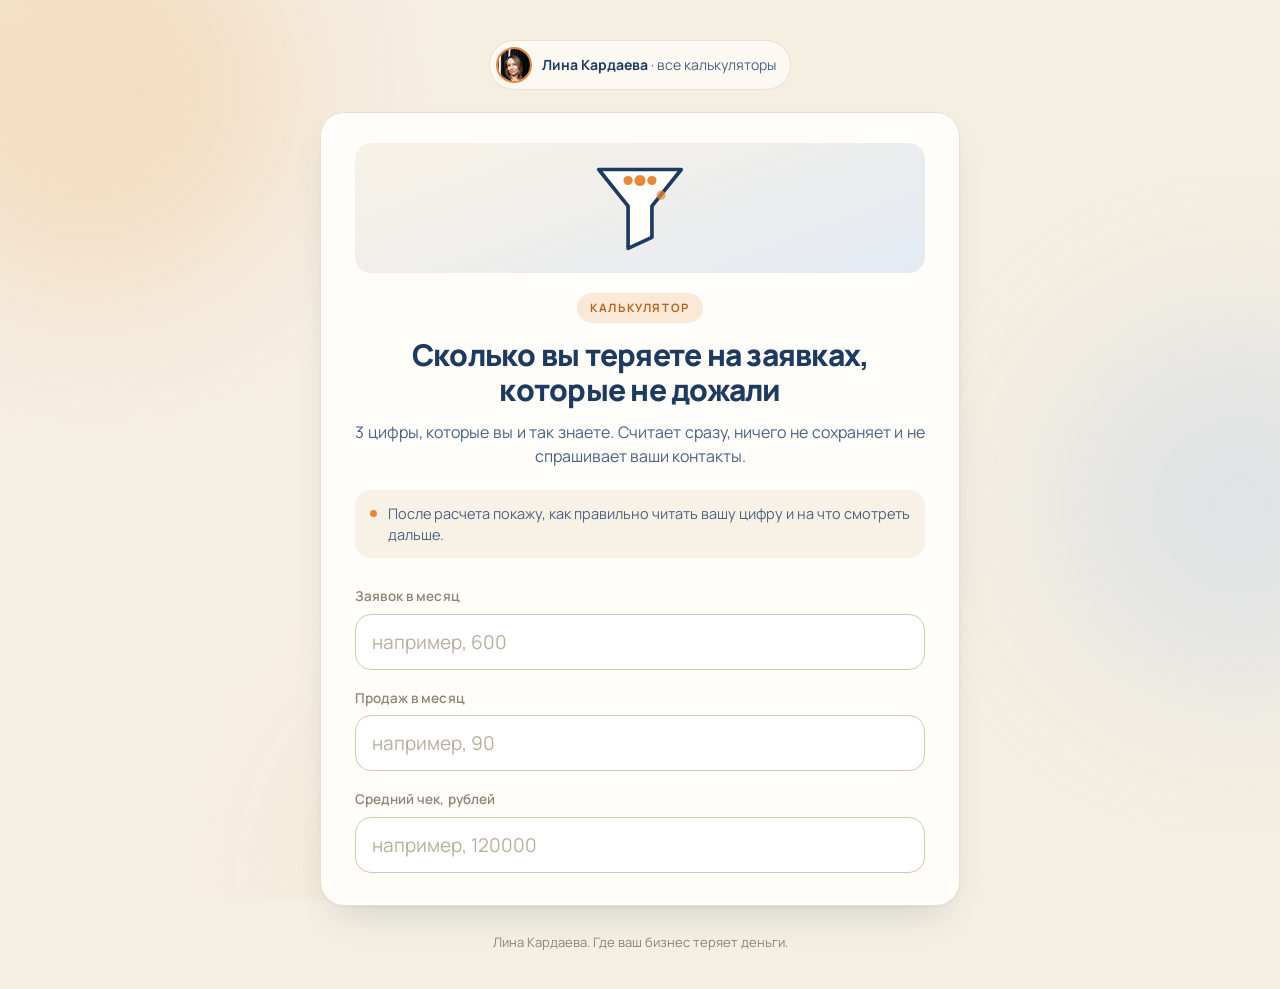
<file: zayavki/index.html>
<!doctype html>
<html lang="ru">
<head>
<meta charset="utf-8">
<meta name="viewport" content="width=device-width, initial-scale=1">
<title>Сколько вы теряете на заявках, которые не дожали</title>
<meta name="description" content="3 цифры, которые вы знаете. Калькулятор показывает, сколько стоит каждый процент конверсии.">
<style>
  :root{
    --bg:#F0E9DB; --surface:#FFFDF9; --surface-2:#F7F2E7;
    --blue:#1F3A5F; --blue-soft:#425B7C;
    --orange:#E8873B; --orange-dark:#D2762C;
    --body:#3A4252; --mute:#8C8577;
    --line:#E4DACA; --line-strong:#D6C9B4;
    --radius:20px; --radius-sm:14px;
  }
  *{box-sizing:border-box}
  html{-webkit-text-size-adjust:100%}
  body{
    margin:0; background:var(--bg); color:var(--body);
    font:16px/1.55 -apple-system,BlinkMacSystemFont,"Segoe UI",Roboto,"Helvetica Neue",sans-serif;
    -webkit-font-smoothing:antialiased;
    display:flex; flex-direction:column; justify-content:center;
    min-height:100vh; min-height:100dvh; padding:40px 20px;
  }
  .page{width:100%; max-width:620px; margin:0 auto}
  .card{
    background:var(--surface); border:1px solid var(--line); border-radius:var(--radius);
    padding:36px 34px 32px;
    box-shadow:0 1px 2px rgba(31,58,95,.04), 0 12px 32px -12px rgba(31,58,95,.10);
  }
  .eyebrow{
    display:inline-block; color:var(--orange); font-weight:700; font-size:11.5px;
    letter-spacing:.14em; text-transform:uppercase; margin-bottom:14px;
  }
  h1{color:var(--blue); font-size:30px; line-height:1.18; letter-spacing:-.015em; margin:0 0 12px; font-weight:700}
  .sub{color:var(--blue-soft); margin:0 0 22px; font-size:16px; line-height:1.5}
  .promise{
    display:flex; gap:11px; align-items:flex-start;
    background:var(--surface-2); border-radius:var(--radius-sm);
    padding:13px 15px; margin-bottom:28px;
    font-size:14.5px; line-height:1.45; color:var(--blue-soft);
  }
  .promise i{flex:none; width:7px; height:7px; border-radius:50%; background:var(--orange); margin-top:7px}
  .field{margin-bottom:18px}
  .field:last-child{margin-bottom:0}
  label{display:block; font-size:13.5px; font-weight:600; color:var(--mute); margin-bottom:7px; letter-spacing:.01em}
  input{
    width:100%; height:56px; padding:0 16px;
    font:600 19px/1 -apple-system,BlinkMacSystemFont,"Segoe UI",Roboto,sans-serif;
    color:var(--blue); background:#fff;
    border:1.5px solid var(--line-strong); border-radius:var(--radius-sm);
    outline:none; transition:border-color .15s ease, box-shadow .15s ease;
    -moz-appearance:textfield;
  }
  input::-webkit-outer-spin-button,
  input::-webkit-inner-spin-button{-webkit-appearance:none; margin:0}
  input::placeholder{color:#B8AE9C; font-weight:400}
  input:hover{border-color:#C6B79E}
  input:focus{border-color:var(--orange); box-shadow:0 0 0 4px rgba(232,135,59,.14)}
  .out{margin-top:18px}
  .result-head{background:var(--blue); border-radius:var(--radius); padding:26px 28px; color:#fff; margin-bottom:14px}
  .conv{font-size:14px; color:#B9C7D9; letter-spacing:.01em}
  .conv b{display:block; color:#fff; font-size:44px; line-height:1.1; font-weight:700; letter-spacing:-.02em; margin-top:6px}
  .lost{color:#9FB2C7; font-size:14.5px; margin-top:12px; line-height:1.45}
  .row{
    background:var(--surface); border:1px solid var(--line); border-radius:var(--radius-sm);
    padding:18px 20px; margin-bottom:10px; display:flex; flex-direction:column; gap:3px;
  }
  .row .t{font-size:13px; font-weight:600; color:var(--mute); letter-spacing:.02em; text-transform:uppercase}
  .row .m{font-size:14.5px; color:var(--blue-soft)}
  .row .y{font-size:27px; font-weight:700; color:var(--orange); line-height:1.15; letter-spacing:-.015em; margin-top:5px}
  .warn{background:#FBEADC; border:1px solid #F1CFAE; padding:16px 18px; border-radius:var(--radius-sm); color:#8A5A2B; font-size:15px; line-height:1.5}
  .fine{font-size:13.5px; color:var(--mute); line-height:1.5; margin:16px 2px 0}
  .act{margin-top:26px}
  .act h2{font-size:12px; font-weight:700; color:var(--mute); letter-spacing:.14em; text-transform:uppercase; margin:0 0 14px; padding-left:2px}
  a.btn,button.btn{
    display:block; width:100%; text-align:center; text-decoration:none; cursor:pointer;
    padding:17px 20px; border-radius:var(--radius-sm); font-size:16px; font-weight:600;
    font-family:inherit; margin-bottom:10px; line-height:1.35;
    border:1.5px solid var(--line-strong); background:var(--surface); color:var(--blue);
    transition:border-color .15s ease, background .15s ease, transform .12s ease;
  }
  a.btn:hover,button.btn:hover{border-color:var(--blue); transform:translateY(-1px)}
  a.btn.pri,button.btn.pri{background:var(--orange); border-color:var(--orange); color:#fff; box-shadow:0 6px 18px -6px rgba(232,135,59,.55)}
  a.btn.pri:hover{background:var(--orange-dark); border-color:var(--orange-dark)}
  .hint{font-size:14px; color:var(--mute); line-height:1.5; margin:-2px 2px 18px}
  .offer{font-size:15px; color:var(--blue-soft); margin:18px 2px 0; line-height:1.5}
  .offer a{color:var(--blue); font-weight:600}
  footer{margin:26px 2px 0; font-size:13px; color:var(--mute)}
  .hidden{display:none !important}
  @media (max-width:560px){
    body{padding:22px 16px; justify-content:flex-start}
    .card{padding:26px 20px 24px; border-radius:18px}
    h1{font-size:25px}
    .sub{font-size:15.5px}
    .promise{padding:12px 14px; font-size:14px; margin-bottom:24px}
    .result-head{padding:22px 20px}
    .conv b{font-size:38px}
    .row{padding:16px 18px}
    .row .y{font-size:24px}
    a.btn,button.btn{padding:16px 18px; font-size:15.5px}
  }
</style>
<link rel="preconnect" href="https://fonts.googleapis.com"><link rel="preconnect" href="https://fonts.gstatic.com" crossorigin><link href="https://fonts.googleapis.com/css2?family=Manrope:wght@400;500;600;700;800&display=swap" rel="stylesheet"><link rel="stylesheet" href="../assets/theme.css">
</head>
<body>
<div class="bg" aria-hidden="true"><i></i><i></i><i></i></div>
<a class="brand" href="../"><img src="../img/lina.jpg" alt="" width="36" height="36"><span><b>Лина Кардаева</b> · все калькуляторы</span></a>

<div class="page">
  <div class="card">
    <div class="art" aria-hidden="true">
        <svg viewBox="0 0 150 120">
          <path d="M30 18h90l-32 40v34l-26 12V58z" fill="#FFFDF9" stroke="#1F3A5F" stroke-width="4" stroke-linejoin="round"/>
          <circle class="drop" cx="75" cy="30" r="6" fill="#E8873B"/>
          <circle class="drop" cx="62" cy="30" r="5" fill="#E8873B"/>
          <circle class="drop" cx="88" cy="30" r="5" fill="#E8873B"/>
          <circle class="leak" cx="98" cy="46" r="5" fill="#E8873B" opacity=".7"/>
        </svg>
      </div><div class="eyebrow">Калькулятор</div>
    <h1>Сколько вы теряете на заявках, которые не дожали</h1>
    <p class="sub">3 цифры, которые вы и так знаете. Считает сразу, ничего не сохраняет и не спрашивает ваши контакты.</p>
    <div class="promise"><i></i><span>После расчета покажу, как правильно читать вашу цифру и на что смотреть дальше.</span></div>
    <div class="field">
      <label for="l">Заявок в месяц</label>
      <input id="l" type="number" inputmode="numeric" min="0" placeholder="например, 600">
    </div>
    <div class="field">
      <label for="s">Продаж в месяц</label>
      <input id="s" type="number" inputmode="numeric" min="0" placeholder="например, 90">
    </div>
    <div class="field">
      <label for="c">Средний чек, рублей</label>
      <input id="c" type="number" inputmode="numeric" min="0" placeholder="например, 120000">
    </div>
  </div>
  <div id="out" class="out hidden"></div>
  <div id="act" class="act hidden">
    <h2>Что дальше</h2>
    <a class="btn pri" href="https://t.me/linakardaeva/67">Посчитали? Теперь разберемся, что означает ваша цифра</a>
    <p class="hint">Разобрала, что показывает результат калькулятора, почему даже один пункт конверсии может сильно влиять на выручку и где искать причины в своем бизнесе.</p>
    <button class="btn" id="copy">Скопировать и поделиться результатом</button>
    <a class="btn hidden" id="back" href="#"></a>
    <p class="offer">Хотите посчитать не оценку, а ваши реальные цифры: <a href="https://t.me/Lina_kardaeva">напишите мне в Telegram</a>.</p>
  </div>
  <footer>Лина Кардаева. Где ваш бизнес теряет деньги.</footer>
</div>

<script>
(function(){
  var L=document.getElementById('l'), S=document.getElementById('s'), C=document.getElementById('c');
  var out=document.getElementById('out'), act=document.getElementById('act');
  var copyText='';

  // ---- возврат в источник: приоритет return > p > src > история > скрыть ----
  var qs=new URLSearchParams(location.search);
  var back=document.getElementById('back');
  var ALLOWED=['threads.com','www.threads.com','threads.net','www.threads.net','instagram.com','www.instagram.com'];

  function safeReturn(raw){
    if(!raw) return null;
    try{
      var u=new URL(raw);
      if(u.protocol!=='https:') return null;
      if(ALLOWED.indexOf(u.hostname)===-1) return null;
      return u.href;
    }catch(e){ return null; }
  }
  function label(host){
    if(host.indexOf('instagram')!==-1) return 'Вернуться в Instagram';
    return 'Вернуться в Threads';
  }
  function show(href,text){ back.href=href; back.textContent=text; back.className='btn'; }

  (function setupBack(){
    var ret=safeReturn(qs.get('return'));
    if(ret){ show(ret, label(new URL(ret).hostname)); return; }

    var p=qs.get('p');
    if(p && /^[A-Za-z0-9_-]{5,30}$/.test(p)){
      show('https://www.threads.com/@lina_kardaeva/post/'+p, 'Вернуться в Threads'); return;
    }

    var src=(qs.get('src')||'').toLowerCase();
    if(src==='threads'){ show('https://www.threads.com/@lina_kardaeva','Вернуться в Threads'); return; }
    if(src==='instagram'){ show('https://www.instagram.com/lina_kardaeva','Вернуться в Instagram'); return; }

    // Источник неизвестен. history.length ненадежен: в чистой вкладке он уже равен 2
    // из-за about:blank, и «назад» увело бы на пустую страницу. Поэтому дополнительно
    // требуем непустой внешний referrer: он доказывает, что переход откуда-то был.
    var ref=document.referrer||'';
    var external=false;
    if(ref){
      try{ external=new URL(ref).origin!==location.origin; }catch(e){ external=false; }
    }
    if(external && history.length>1){
      back.href='#'; back.textContent='Вернуться назад'; back.className='btn';
      back.addEventListener('click',function(e){ e.preventDefault(); history.back(); });
      return;
    }
    // возврат недоказуем: кнопку не показываем, фиктивный маршрут не создаем
  })();

  function fmt(n){
    n=Math.round(n);
    return n.toString().replace(/\B(?=(\d{3})+(?!\d))/g,' ');
  }
  function plural(n,a,b,c){
    n=Math.abs(n)%100; var m=n%10;
    if(n>10&&n<20) return c; if(m>1&&m<5) return b; if(m===1) return a; return c;
  }

  function calc(){
    var l=parseFloat(L.value), s=parseFloat(S.value), c=parseFloat(C.value);
    if(!(l>0) || !(s>=0) || !(c>0)){ out.className='out hidden'; act.className='act hidden'; return; }

    out.className='out'; act.className='act';

    if(s>l){
      out.innerHTML='<div class="warn">Проверьте цифры: продаж больше, чем заявок. Возможно, часть клиентов покупает повторно, тогда посчитайте только новые сделки.</div>';
      act.className='act hidden';
      return;
    }

    var k=s/l*100, lost=l-s, html='';
    html+='<div class="result-head">'
        + '<div class="conv">Ваша конверсия в оплату<b>'+k.toFixed(1).replace('.',',')+'%</b></div>'
        + '<div class="lost">Из '+fmt(l)+' '+plural(l,'заявки','заявок','заявок')+' в месяц не покупают '+fmt(lost)+'</div>'
        + '</div>';

    if(k>=95){
      html+='<div class="warn">У вас конверсия под потолком. Ваш рост не в конверсии, а в количестве заявок: считайте не дожим, а трафик.</div>';
      out.innerHTML=html;
      copyText='Моя конверсия '+k.toFixed(1).replace('.',',')+'%, рост уже не в дожиме, а в количестве заявок.';
      return;
    }

    var steps=[1,5,10].filter(function(x){ return k+x<=100; });
    steps.forEach(function(x){
      var add=l*x/100, month=add*c, year=month*12;
      html+='<div class="row">'
          + '<div class="t">Плюс '+x+' '+plural(x,'пункт','пункта','пунктов')+' конверсии</div>'
          + '<div class="m">это +'+fmt(add)+' '+plural(Math.round(add),'продажа','продажи','продаж')+' в месяц</div>'
          + '<div class="y">+'+fmt(year)+' рублей в год</div>'
          + '</div>';
    });

    html+='<p class="fine">Расчет оценочный. Он показывает дополнительную выручку, а не прибыль и не гарантию: расходы, налоги и себестоимость он не учитывает.</p>';
    out.innerHTML=html;

    var one=l*1/100*c*12;
    copyText='Моя конверсия '+k.toFixed(1).replace('.',',')+'%. Один пункт конверсии стоит мне '+fmt(one)+' рублей в год.';
  }

  [L,S,C].forEach(function(el){
    el.addEventListener('input',calc);
    el.addEventListener('wheel',function(e){
      if(document.activeElement===el){ el.blur(); e.preventDefault(); }
    },{passive:false});
  });

  document.getElementById('copy').addEventListener('click',function(){
    var btn=this;
    function done(){ btn.textContent='Скопировано'; setTimeout(function(){ btn.textContent='Скопировать и поделиться результатом'; },1800); }
    if(navigator.clipboard && navigator.clipboard.writeText){
      navigator.clipboard.writeText(copyText).then(done, fallback);
    } else { fallback(); }
    function fallback(){
      var ta=document.createElement('textarea');
      ta.value=copyText; ta.style.position='fixed'; ta.style.opacity='0';
      document.body.appendChild(ta); ta.select();
      try{ document.execCommand('copy'); done(); }catch(e){ btn.textContent='Не вышло, скопируйте вручную'; }
      document.body.removeChild(ta);
    }
  });
})();
</script>

</body>
</html>
</file>
<file: assets/theme.css>
/* Общий стиль калькуляторов Лины (в стиле витрины 06.10.2026).
   Подключается ПОСЛЕ встроенного <style> страницы и переопределяет только внешний вид.
   Классы и id, на которые опирается JS калькуляторов, не меняются. */
:root{
  --bg:#F5EFE2; --surface:#FFFDF9; --surface2:#F8F2E6; --surface-2:#F8F2E6;
  --blue:#1F3A5F; --soft:#4A6283; --blue-soft:#4A6283; --blue-tint:#E3EAF3;
  --orange:#E8873B; --orange-dark:#D2762C; --orange-tint:#FBE9D8;
  --text:#3A4252; --body:#3A4252; --mute:#8C8577; --line:#E8DFCF; --strong:#D6C9B4; --line-strong:#D6C9B4;
  --radius:24px; --small:16px; --radius-sm:16px;
  --shadow:0 1px 2px rgba(31,58,95,.05), 0 18px 40px -18px rgba(31,58,95,.22);
  --font:"Manrope",-apple-system,BlinkMacSystemFont,"Segoe UI",Roboto,sans-serif;
}
html{scroll-behavior:smooth}
body{background:var(--bg) !important; font-family:var(--font) !important; color:var(--body); overflow-x:hidden;
  display:block !important; min-height:100dvh; padding:40px 16px 36px !important}
input,select,button{font-family:var(--font) !important}
.page{max-width:640px !important; margin:0 auto}

/* фон */
.bg{position:fixed; inset:0; z-index:-1; overflow:hidden; pointer-events:none}
.bg i{position:absolute; border-radius:50%; filter:blur(70px); opacity:.45; animation:lc-float 22s ease-in-out infinite alternate}
.bg i:nth-child(1){width:420px; height:420px; background:#F3C9A0; top:-120px; left:-120px}
.bg i:nth-child(2){width:380px; height:380px; background:#C9D6E8; top:35%; right:-150px; animation-duration:26s}
.bg i:nth-child(3){width:300px; height:300px; background:#F6D9BC; bottom:-120px; left:25%; animation-duration:30s}
@keyframes lc-float{to{transform:translate(60px,40px) scale(1.12)}}

/* ссылка на витрину с фото */
.brand{display:flex; align-items:center; justify-content:center; gap:10px; margin:0 auto 22px; width:max-content; max-width:100%;
  text-decoration:none; color:var(--blue-soft); font-size:14px; padding:6px 14px 6px 6px; border-radius:999px;
  background:rgba(255,253,249,.7); border:1px solid var(--line); transition:transform .2s ease-out}
.brand:hover{transform:translateY(-2px)}
.brand img{width:36px; height:36px; border-radius:50%; object-fit:cover; border:2px solid var(--orange)}
.brand b{color:var(--blue)}

/* карточки */
.card,.result{border-radius:var(--radius) !important; box-shadow:var(--shadow) !important; border:1px solid var(--line) !important;
  animation:lc-up .5s ease-out both}
.art{height:130px; border-radius:var(--small); margin:-6px 0 20px; display:grid; place-items:center;
  background:linear-gradient(160deg,var(--surface2),var(--blue-tint))}
.art svg{width:140px; height:110px; overflow:visible}
.eyebrow{display:table !important; margin:0 auto 14px !important; background:var(--orange-tint); color:#B5641F !important;
  padding:6px 13px; border-radius:999px; font-size:11.5px !important}
h1,h2{text-align:center !important; color:var(--blue)}
h1{font-weight:800 !important; letter-spacing:-.025em !important}
.card h2{font-weight:800}
.act h2{color:var(--mute) !important}
.sub,.tip,.hint,.offer,.fine,.m,.explain,.lost,.warn,.question span,details p,.note span,.promise span,.row .d{text-align:justify; hyphens:auto; -webkit-hyphens:auto}
.sub{text-align-last:center}
.promise,.note{border-radius:var(--small) !important}
.question{border-radius:var(--small) !important; background:var(--surface)}
.question b{text-align:center}
details summary{text-align:center}

/* поля */
input,select{border-radius:var(--small) !important; transition:border-color .2s ease-out, box-shadow .2s ease-out !important}

/* результат */
.result-head,.head{border-radius:var(--radius) !important; text-align:center;
  background:linear-gradient(135deg,#1F3A5F,#2C4F7C) !important; box-shadow:0 18px 36px -18px rgba(31,58,95,.7)}
.out:not(.hidden),.act:not(.hidden){animation:lc-up .45s ease-out both}
.row{border-radius:var(--small) !important; box-shadow:0 1px 2px rgba(31,58,95,.04); transition:transform .2s ease-out}
.row:hover{transform:translateY(-2px)}
.row .t,.row .label,.row .y,.row .value,.row .profit{text-align:center}
.grid .row,.out .row{animation:lc-up .45s ease-out both}
.out .row:nth-child(2),.grid .row:nth-child(2){animation-delay:.06s}
.out .row:nth-child(3),.grid .row:nth-child(3){animation-delay:.12s}
.out .row:nth-child(4),.grid .row:nth-child(4){animation-delay:.18s}
@keyframes lc-up{from{opacity:0; transform:translateY(18px)}to{opacity:1; transform:none}}

/* кнопки */
.btn,a.btn,button.btn{border-radius:14px !important; font-weight:700 !important; min-height:48px;
  transition:transform .2s ease-out, background-color .2s ease-out, border-color .2s ease-out !important}
.btn:hover{transform:translateY(-2px)}
a.btn.pri,button.btn.pri,#analysis{background:var(--orange) !important; border-color:var(--orange) !important; color:#fff !important;
  box-shadow:0 10px 22px -10px rgba(232,135,59,.9)}
a.btn.pri:hover,#analysis:hover{background:var(--orange-dark) !important}
a:focus-visible,button:focus-visible{outline:3px solid var(--orange); outline-offset:3px}
.offer{text-align-last:center}
footer{text-align:center}

/* анимации иллюстраций (как на витрине) */
.drop{animation:lc-drop 2.6s ease-in infinite}
.drop:nth-of-type(2){animation-delay:.85s}
.drop:nth-of-type(3){animation-delay:1.7s}
@keyframes lc-drop{0%{transform:translateY(-18px); opacity:0}15%{opacity:1}70%{transform:translateY(58px); opacity:1}100%{transform:translateY(70px); opacity:0}}
.leak{animation:lc-leak 2.6s ease-in infinite 1.3s}
@keyframes lc-leak{0%,40%{transform:translate(0,0); opacity:0}50%{opacity:1}100%{transform:translate(34px,30px); opacity:0}}
.tagsvg{transform-origin:75px 60px; animation:lc-swing 3.2s ease-in-out infinite}
@keyframes lc-swing{0%,100%{transform:rotate(-6deg)}50%{transform:rotate(6deg)}}
.bar{transform-origin:bottom; animation:lc-grow 3.2s ease-in-out infinite}
.bar:nth-of-type(2){animation-delay:.4s}
@keyframes lc-grow{0%,100%{transform:scaleY(.55)}50%{transform:scaleY(1)}}
.orbit{transform-origin:75px 60px; animation:lc-spin 7s linear infinite}
@keyframes lc-spin{to{transform:rotate(1turn)}}

@media (max-width:560px){
  body{padding:26px 16px 28px !important}
  .art{height:110px}
}
@media (prefers-reduced-motion:reduce){
  *,*::before{animation:none !important; transition:none !important}
}

/* короткие строки внутри блоков результата: по ширине, последняя строка по центру */
.result-head .lost,.result-head .conv,.head .muted,.head .label{text-align:center}
.row .m,.row .explain,.lost,.warn,.fine,.hint{text-align-last:center}
</file>
